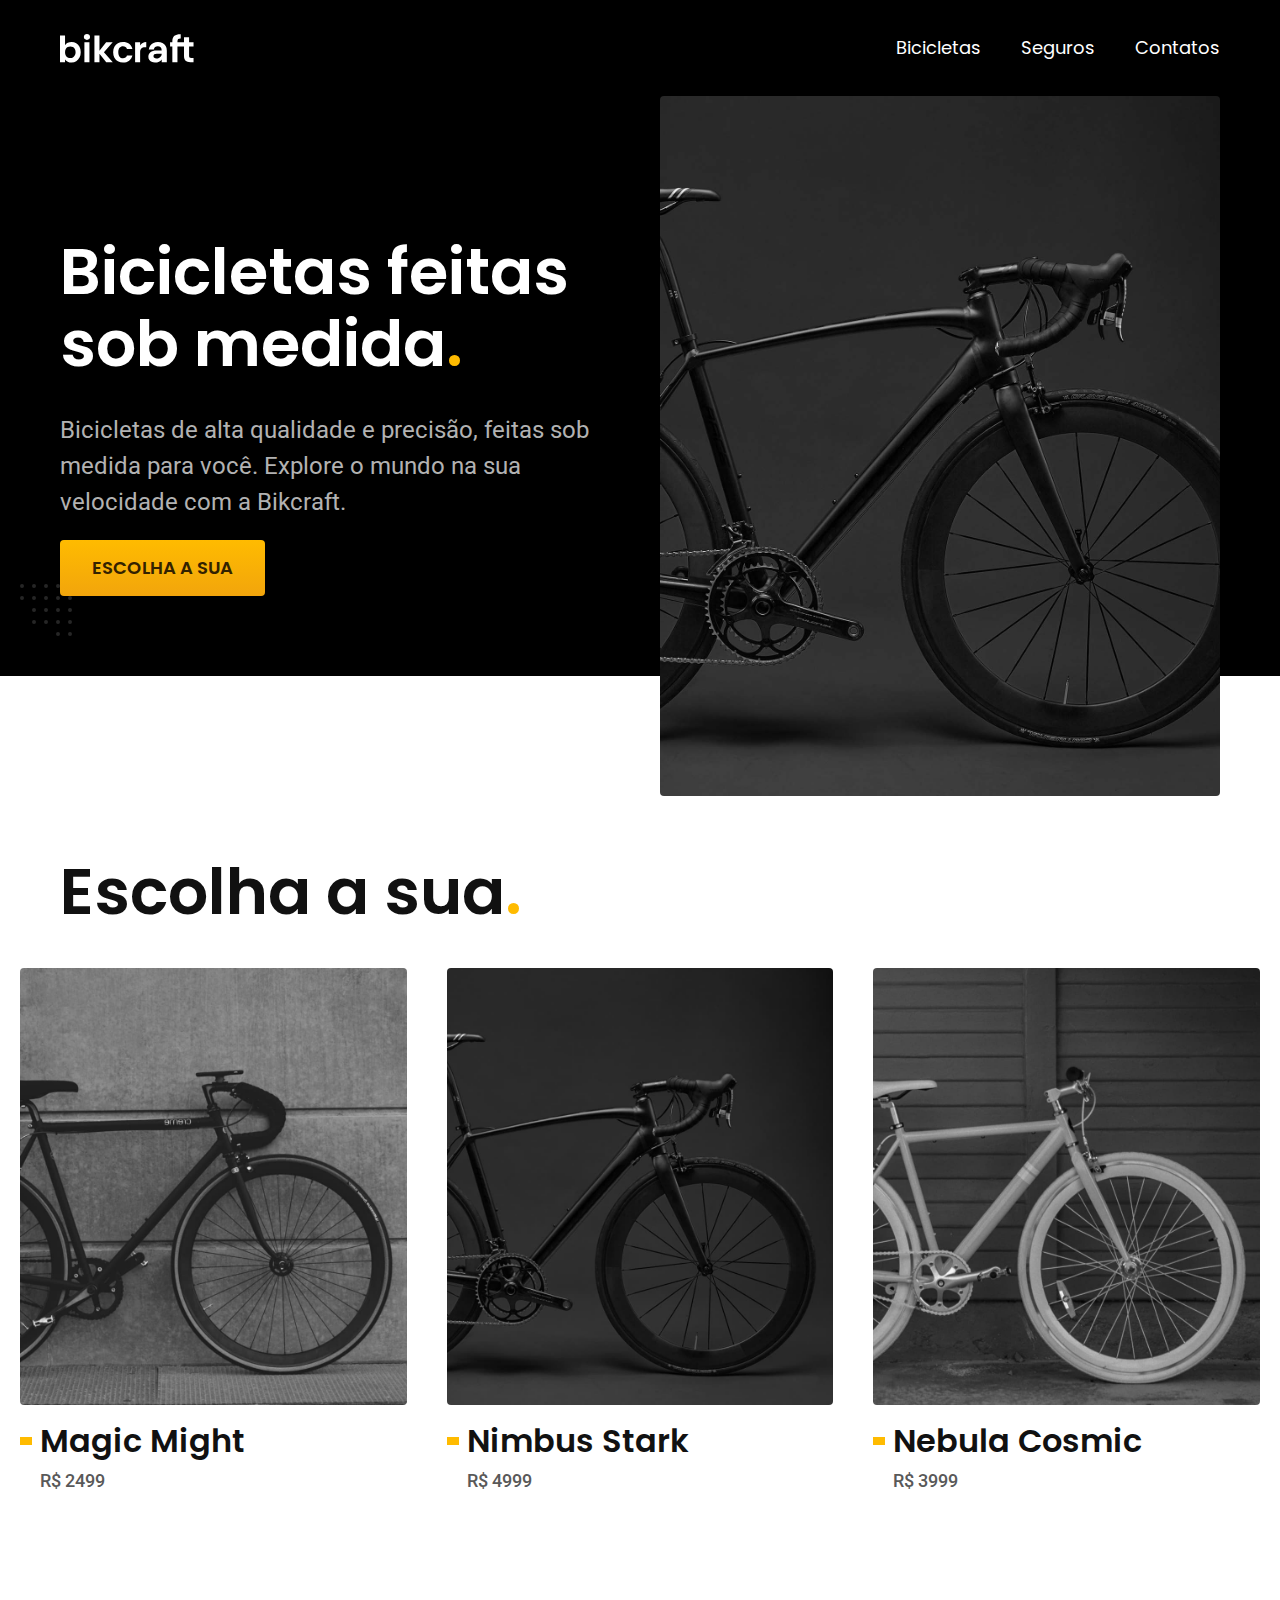
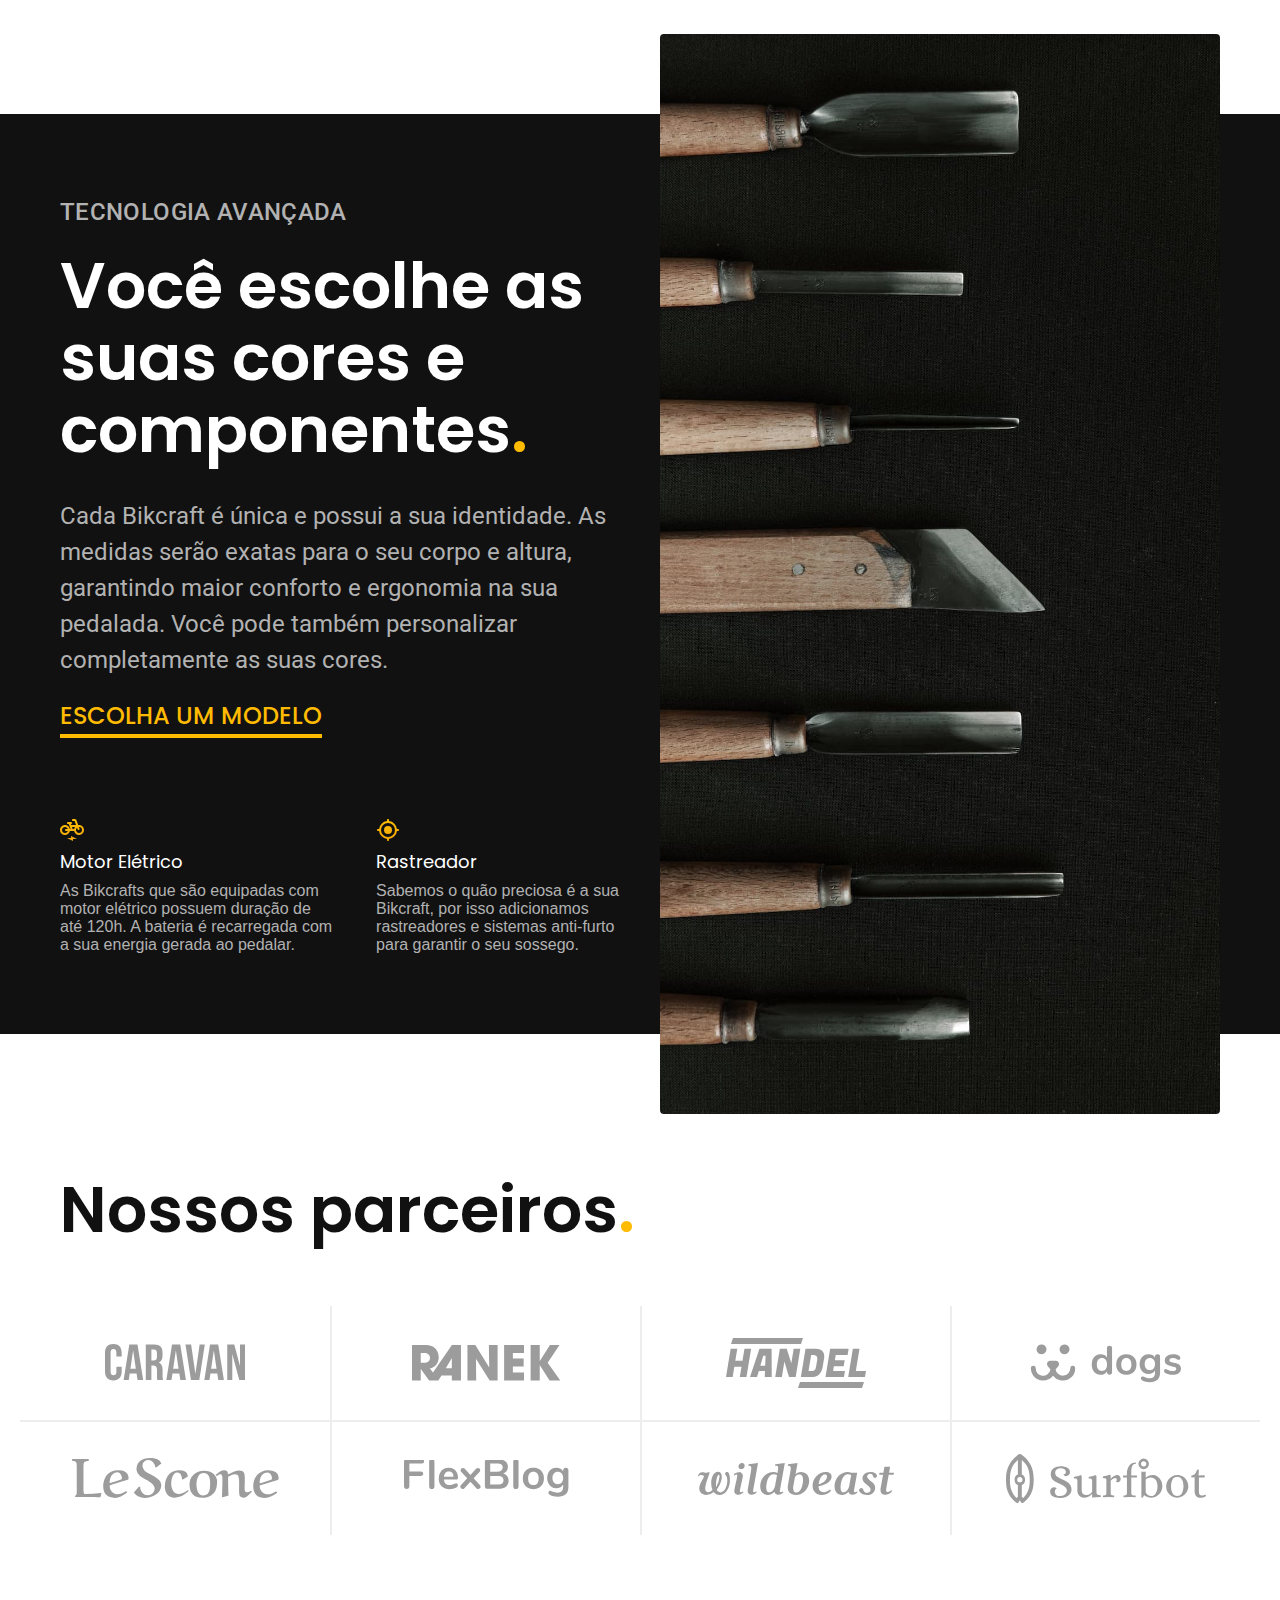
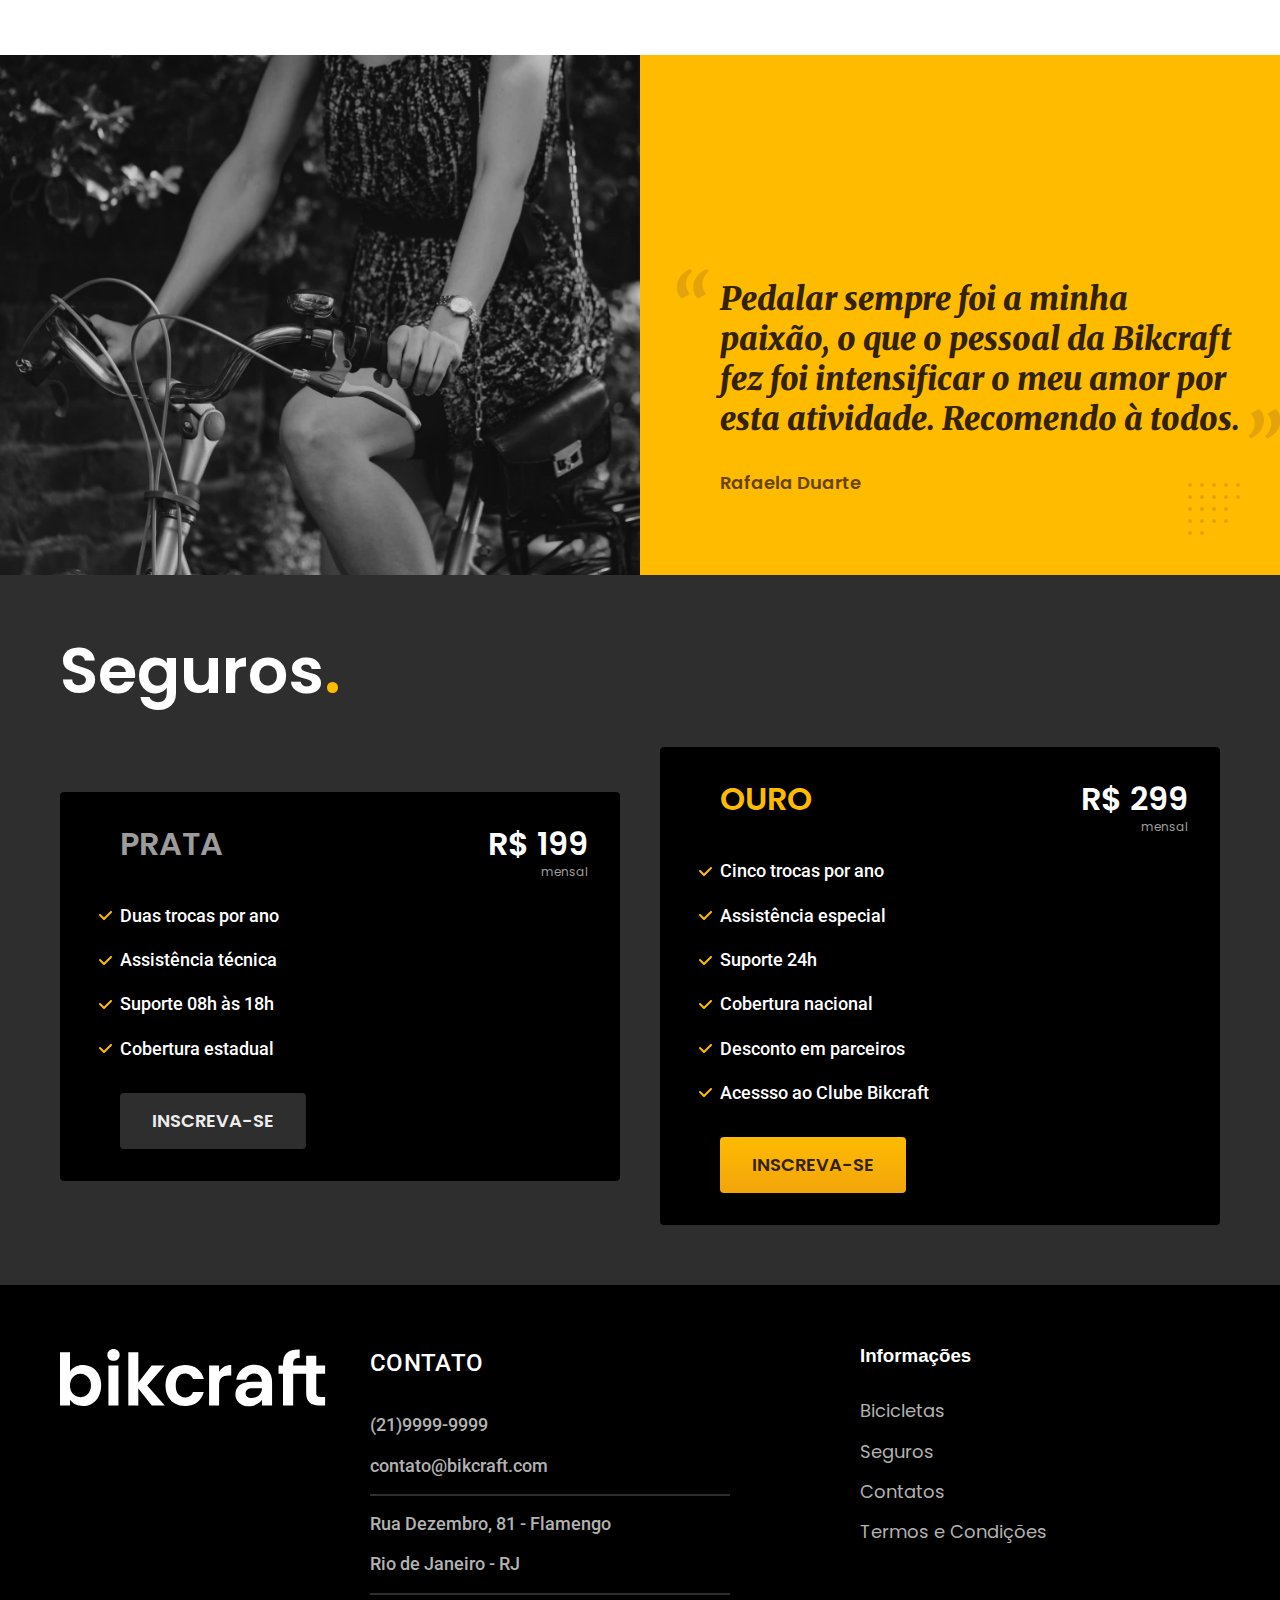
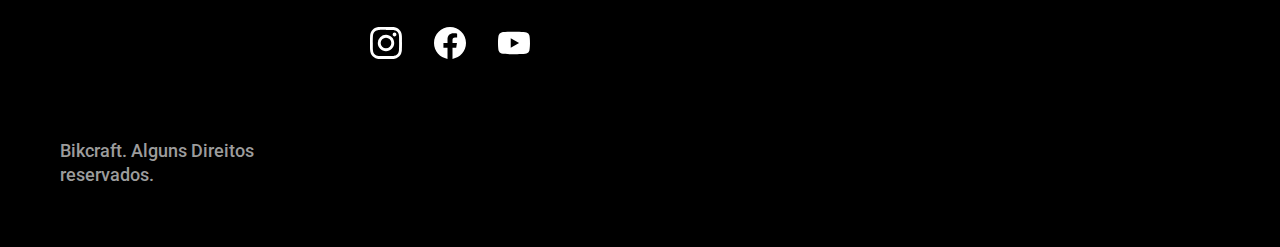
<file: index.html>
<!DOCTYPE html>
<html lang="pt-br">

<head>
  <meta charset="UTF-8">
  <meta name="viewport" content="width=device-width, initial-scale=1.0">

  <title>Bikcraft - Bicicletas Elétricas</title>
  <meta name="description" content="Bicicletas elétricas de alta precisão e qualidade,  feitas sob medida para o cliente. Explore o mundo na sua velocidade com a Bikcraft.">

  <link rel="icon" href="./favicon.svg" type="image/svg+xml">
  <link rel="preload" href="./css/style.min.css" as="style">
  <link rel="stylesheet" href="./css/style.min.css">

  <link rel="preconnect" href="https://fonts.googleapis.com">
  <link rel="preconnect" href="https://fonts.gstatic.com" crossorigin>
  <link href="https://fonts.googleapis.com/css2?family=Merriweather:ital,wght@1,900&family=Poppins:wght@400;600&family=Roboto:wght@400;500&display=swap" rel="stylesheet">

  <script>document.documentElement.classList.add('js');</script>
</head>

<body>
  <header class="header-bg">
    <div class="header container">
      <a href="./">
        <img src="./img/bikcraft.svg" width="136" height="32" alt="Bikcraft">
      </a>

      <nav aria-label="primaria">
        <ul class="header-menu font-1-m cor-0">
          <li><a href="./bicicletas.html">Bicicletas</a></li>
          <li><a href="./seguros.html">Seguros</a></li>
          <li><a href="./contatos.html">Contatos</a></li>
        </ul>
      </nav>
    </div>
  </header>

  <main class="introducao-bg">
    <div class="introducao container">
      <div class="introducao-conteudo">
        <h1 class="font-1-xxl cor-0 fadeInDown" data-anime="200">Bicicletas feitas sob medida<span>.</span></h1>
        <p class="font-2-l cor-5 fadeInDown" data-anime="400">Bicicletas de alta qualidade e precisão, feitas sob medida para você. Explore o mundo na sua velocidade com a Bikcraft.</p>
        <a class="botao fadeInDown" data-anime="600" href="./bicicletas.html">Escolha a sua</a>
      </div>
      <picture data-anime="800" class="fadeInDown">
        <source media="(max-width: 800px)" srcset="./img/bicicletas/nimbus.jpg">
        <img src="./img/fotos/introducao.jpg" width="1280" height="1600" alt="Bicicleta elétrica preta.">
      </picture>
    </div>
  </main>

  <article class="bicicletas-lista">
    <h2 class="container font-1-xxl">Escolha a sua<span class="cor-p1">.</span></h2>
    <ul>
      <li>
        <a href="./bicicletas/magic.html">
          <img src="./img/bicicletas/magic-home.jpg" width="920" height="1040" alt="Bicicleta preta">
          <h3 class="font-1-xl">Magic Might</h3>
          <span class="font-2-m cor-8">R$ 2499</span>
        </a>
      </li>
      <li>
        <a href="./bicicletas/nimbus.html">
          <img src="./img/bicicletas/nimbus-home.jpg" width="920" height="1040" alt="Bicicleta preta">
          <h3 class="font-1-xl">Nimbus Stark</h3>
          <span class="font-2-m cor-8">R$ 4999</span>
        </a>
      </li>
      <li>
        <a href="./bicicletas/nebula.html">
          <img src="./img/bicicletas/nebula-home.jpg" width="920" height="1040" alt="Bicicleta preta">
          <h3 class="font-1-xl">Nebula Cosmic</h3>
          <span class="font-2-m cor-8">R$ 3999</span>
        </a>
      </li>
    </ul>
  </article>

  <article class="tecnologia-bg">
    <div class="tecnologia container">
      <div class="tecnologia-conteudo">
        <span class="font-2-l-b cor-5">Tecnologia Avançada</span>
        <h2 class="font-1-xxl cor-0">Você escolhe as suas cores e componentes<span class="cor-p1">.</span></h2>
        <p class="font-2-l cor-5">Cada Bikcraft é única e possui a sua identidade. As medidas serão exatas para o seu corpo e altura, garantindo maior conforto e ergonomia na sua pedalada. Você pode também personalizar completamente as suas cores.</p>
        <a class="link" href="./bicicletas.html">Escolha um modelo</a>
        <div class="tecnologia-vantagens">
          <div>
            <img src="./img/icones/eletrica.svg" width="24" height="24" alt="">
            <h3 class="font-1-m cor-0">Motor Elétrico</h3>
            <p class="font-s-s cor-5">As Bikcrafts que são equipadas com motor elétrico possuem duração de até 120h. A bateria é recarregada com a sua energia gerada ao pedalar.</p>
          </div>
          <div>
            <img src="./img/icones/rastreador.svg" width="24" height="24" alt="">
            <h3 class="font-1-m cor-0">Rastreador</h3>
            <p class="font-s-s cor-5">Sabemos o quão preciosa é a sua Bikcraft, por isso adicionamos rastreadores e sistemas anti-furto para garantir o seu sossego.</p>
          </div>
        </div>
      </div>

      <div class="tecnologia-imagem">
        <img src="./img/fotos/tecnologia.jpg" width="1200" height="1920" alt="">
      </div>
    </div>
  </article>

  <section class="parceiros" aria-label="Nossos Parceiros">
    <h2 class="container font-1-xxl">Nossos parceiros<span class="cor-p1">.</span></h2>

    <ul>
      <li><img src="./img/parceiros/caravan.svg" width="140" height="38" alt="caravan"></li>
      <li><img src="./img/parceiros/ranek.svg" width="149" height="36" alt="ranek"></li>
      <li><img src="./img/parceiros/handel.svg" width="140" height="50" alt="handel"></li>
      <li><img src="./img/parceiros/dogs.svg" width="152" height="39" alt="dogs"></li>
      <li><img src="./img/parceiros/lescone.svg" width="208" height="41" alt="lescone"></li>
      <li><img src="./img/parceiros/flexblog.svg" width="165" height="38" alt="flexblog"></li>
      <li><img src="./img/parceiros/wildbeast.svg" width="196" height="34" alt="wildbeast"></li>
      <li><img src="./img/parceiros/surfbot.svg" width="200" height="49" alt="surfbot"></li>
    </ul>
  </section>

  <section class="depoimento" aria-label="Depoimento">
    <div>
      <img src="./img/fotos/depoimento.jpg" width="1560" height="1360" alt="Pessoa pedalando uma bicicleta Bikcraft">
    </div>
    <div class="depoimento-conteudo">
      <blockquote class="font-1-xl cor-p5">
        <p>Pedalar sempre foi a minha paixão, o que o pessoal da Bikcraft fez foi intensificar o meu amor por esta atividade. Recomendo à todos.</p>
      </blockquote>
      <span class="font-1-m-b cor-p4">Rafaela Duarte</span>
    </div>
  </section>

  <article class="seguros-bg">
    <div class="seguros container">
      <h2 class="font-1-xxl cor-0">Seguros<span class="cor-p1">.</span></h2>
      <div class="seguros-item">
        <h3 class="font-1-xl cor-6">PRATA</h3>
        <span class="font-1-xl cor-0">R$ 199 <span class="font-1-xs cor-6">mensal</span></span>

        <ul class="font-2-m cor-0">
          <li>Duas trocas por ano</li>
          <li>Assistência técnica</li>
          <li>Suporte 08h às 18h</li>
          <li>Cobertura estadual</li>
        </ul>
        <a class="botao secundario" href="./orcamento.html">Inscreva-se</a>
      </div>

      <div class="seguros-item">
        <h3 class="font-1-xl cor-p1">OURO</h3>
        <span class="font-1-xl cor-0">R$ 299 <span class="font-1-xs cor-6">mensal</span></span>

        <ul class="font-2-m cor-0">
          <li>Cinco trocas por ano</li>
          <li>Assistência especial</li>
          <li>Suporte 24h</li>
          <li>Cobertura nacional</li>
          <li>Desconto em parceiros</li>
          <li>Acessso ao Clube Bikcraft</li>
        </ul>
        <a class="botao" href="./orcamento.html">Inscreva-se</a>
      </div>
    </div>
  </article>

  <footer class="footer-bg">
    <div class="footer container">
      <img src="./img/bikcraft.svg" width="213600" height="32" alt="Bikcraft">
      <div class="footer-contato">
        <h3 class="font-2-l-b cor-0">Contato</h3>
        <ul class="font-2-m cor-5">
          <li><a href="tel:+552199999999">(21)9999-9999</a></li>
          <li><a href="mailto:contato@bikcraft.com">contato@bikcraft.com</a></li>
          <li>Rua Dezembro, 81 - Flamengo</li>
          <li>Rio de Janeiro - RJ</li>
        </ul>
        <div class="footer-redes">
          <a href="./">
            <img src="./img/redes/instagram.svg" width="32" height="32" alt="Instagram">
          </a>
          <a href="./">
            <img src="./img/redes/facebook.svg" width="32" height="32" alt="Facebook">
          </a>
          <a href="./">
            <img src="./img/redes/youtube.svg" width="32" height="32" alt="Youtube">
          </a>

        </div>
      </div>
      <div class="footer-informacoes">
        <h3 class="font-2-1-b cor-0">Informações</h3>
        <nav>
          <ul class="font-1-m cor-5">
            <li><a href="./bicicletas.html">Bicicletas</a></li>
            <li><a href="./seguros.html">Seguros</a></li>
            <li><a href="./contatos.html">Contatos</a></li>
            <li><a href="./termos.html">Termos e Condições</a></li>
          </ul>
        </nav>
      </div>
      <p class="footer-copy font-2-m cor-6">Bikcraft. Alguns Direitos reservados.</p>
    </div>
  </footer>

  <script src="./js/plugins/simple-anime.js"></script>
  <script src="./js/script.js"></script>
</body>

</html>
</file>
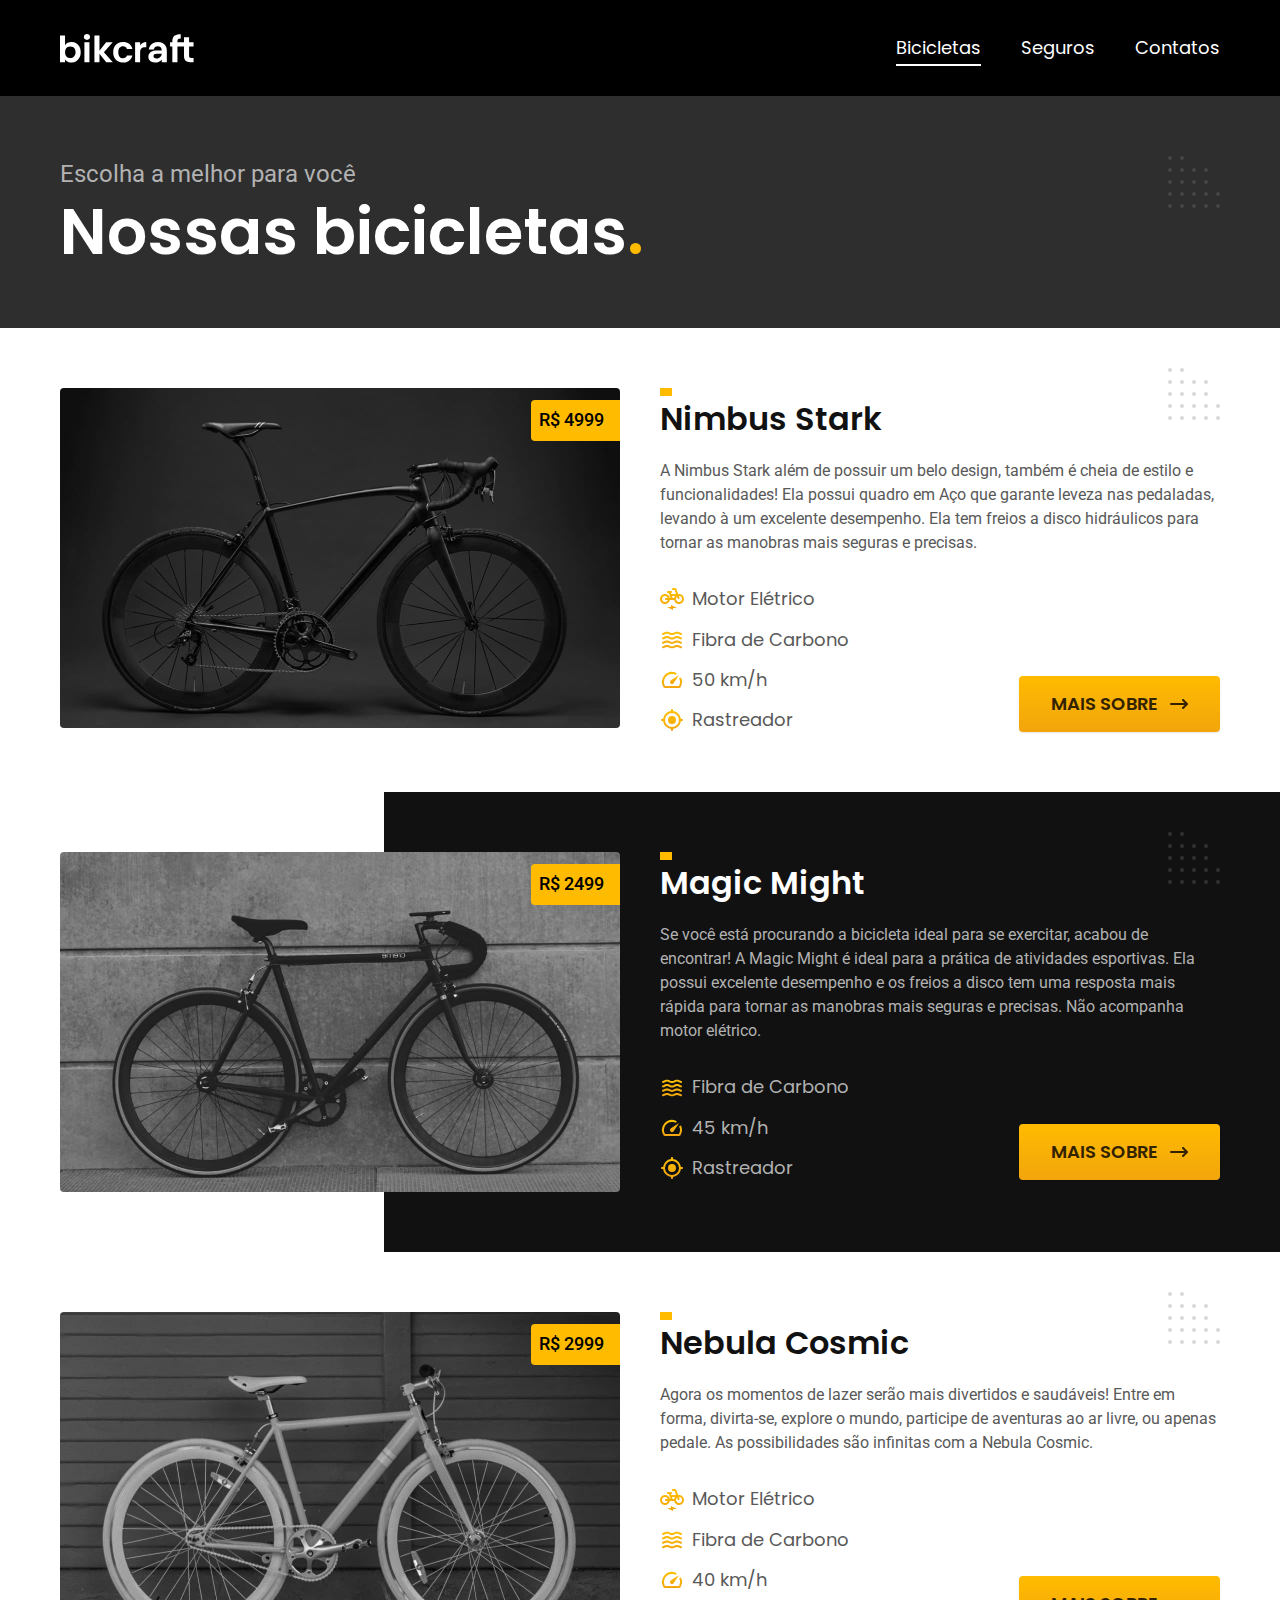
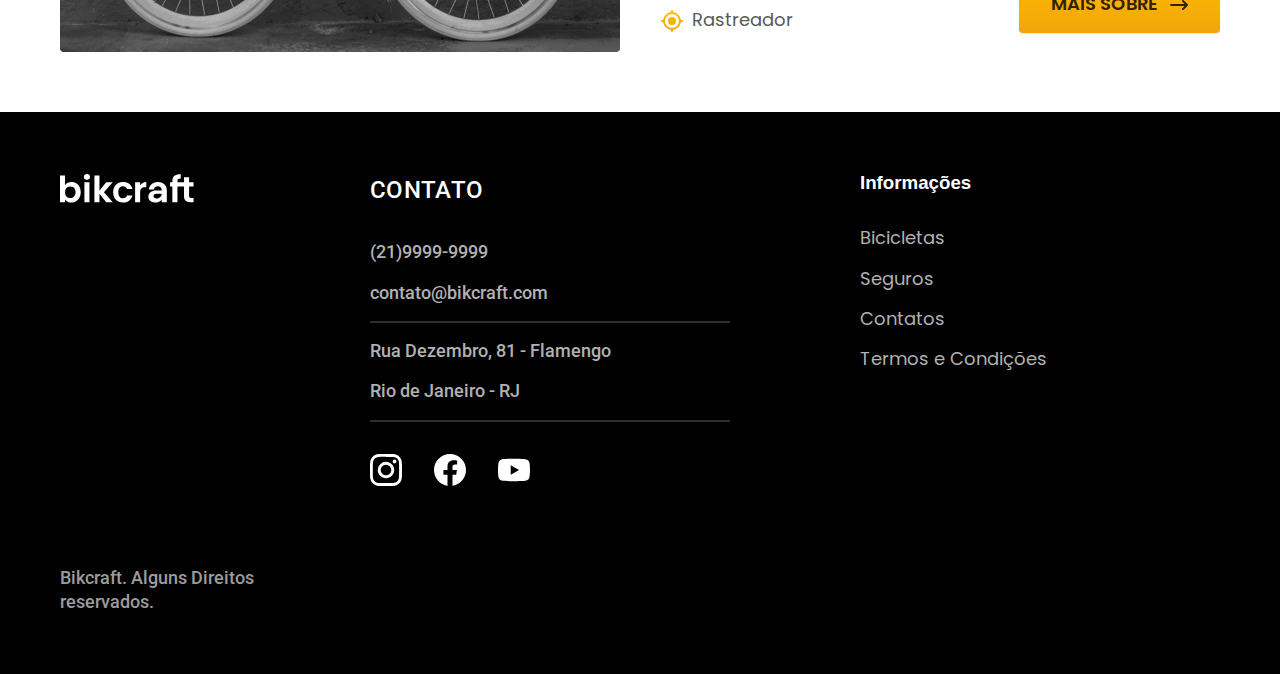
<file: bicicletas.html>
<!DOCTYPE html>
<html lang="pt-br">

<head>
  <meta charset="UTF-8">
  <meta name="viewport" content="width=device-width, initial-scale=1.0">

  <title>Bicicletas | Bikcraft</title>
  <meta name="description" content="Bicicletas.">

  <link rel="icon" href="./favicon.svg" type="image/svg+xml">
  <link rel="preload" href="./css/style.min.css" as="style">
  <link rel="stylesheet" href="./css/style.min.css">

  <link rel="preconnect" href="https://fonts.googleapis.com">
  <link rel="preconnect" href="https://fonts.gstatic.com" crossorigin>
  <link href="https://fonts.googleapis.com/css2?family=Merriweather:ital,wght@1,900&family=Poppins:wght@400;600&family=Roboto:wght@400;500&display=swap" rel="stylesheet">

  <script>document.documentElement.classList.add('js');</script>
</head>

<body id="bicicletas">
  <header class="header-bg">
    <div class="header container">
      <a href="./">
        <img src="./img/bikcraft.svg" alt="Bikcraft">
      </a>

      <nav aria-label="primaria">
        <ul class="header-menu font-1-m cor-0">
          <li><a href="./bicicletas.html">Bicicletas</a></li>
          <li><a href="./seguros.html">Seguros</a></li>
          <li><a href="./contatos.html">Contatos</a></li>
        </ul>
      </nav>
    </div>
  </header>

  <main>
    <div class="titulo-bg">
      <div class="titulo container">
        <p class="font-2-l cor-5">Escolha a melhor para você</p>
        <h1 class="font-1-xxl cor-0">Nossas bicicletas<span class="cor-p1">.</span></h1>
      </div>
    </div>

    <div class="bicicletas container">
      <div class="bicicletas-imagem">
        <img src="./img/bicicletas/nimbus.jpg" alt="Bicicleta preta.">
        <span class="font-2-m cor-0">R$ 4999</span>
      </div>
      <div class="bicicletas-conteudo">
        <h2 class="font-1-xl">Nimbus Stark</h2>
        <p class="font-2-s cor-8">A Nimbus Stark além de possuir um belo design, também é cheia de estilo e funcionalidades! Ela possui quadro em Aço que garante leveza nas pedaladas, levando à um excelente desempenho. Ela tem freios a disco hidráulicos para tornar as manobras mais seguras e precisas.</p>

        <ul class="font-1-m cor-8">
          <li>
            <img src="./img/icones/eletrica.svg" alt="">
            Motor Elétrico
          </li>
          <li>
            <img src="./img/icones/carbono.svg" alt="">
            Fibra de Carbono
          </li>
          <li>
            <img src="./img/icones/velocidade.svg" alt="">
            50 km/h
          </li>
          <li>
            <img src="./img/icones/rastreador.svg" alt="">
            Rastreador
          </li>
        </ul>
        <a class="botao seta" href="./bicicletas/nimbus.html">Mais Sobre</a>
      </div>
    </div>

    <div class="bicicletas-bg">
      <div class="bicicletas container">
        <div class="bicicletas-imagem">
          <img src="./img/bicicletas/magic.jpg" alt="Bicicleta preta magic.">
          <span class="font-2-m cor-0">R$ 2499</span>
        </div>
        <div class="bicicletas-conteudo">
          <h2 class="font-1-xl cor-0">Magic Might</h2>
          <p class="font-2-s cor-5">Se você está procurando a bicicleta ideal para se exercitar, acabou de encontrar! A Magic Might é ideal para a prática de atividades esportivas. Ela possui excelente desempenho e os freios a disco tem uma resposta mais rápida para tornar as manobras mais seguras e precisas. Não acompanha motor elétrico.</p>

          <ul class="font-1-m cor-5">
            <li>
              <img src="./img/icones/carbono.svg" alt="">
              Fibra de Carbono
            </li>
            <li>
              <img src="./img/icones/velocidade.svg" alt="">
              45 km/h
            </li>
            <li>
              <img src="./img/icones/rastreador.svg" alt="">
              Rastreador
            </li>
          </ul>
          <a class="botao seta" href="./bicicletas/magic.html">Mais Sobre</a>
        </div>
      </div>
    </div>

    <div class="bicicletas container">
      <div class="bicicletas-imagem">
        <img src="./img/bicicletas/nebula.jpg" alt="Bicicleta branca nebula.">
        <span class="font-2-m cor-0">R$ 2999</span>
      </div>
      <div class="bicicletas-conteudo">
        <h2 class="font-1-xl">Nebula Cosmic</h2>
        <p class="font-2-s cor-8">Agora os momentos de lazer serão mais divertidos e saudáveis! Entre em forma, divirta-se, explore o mundo, participe de aventuras ao ar livre, ou apenas pedale. As possibilidades são infinitas com a Nebula Cosmic.
        </p>

        <ul class="font-1-m cor-8">
          <li>
            <img src="./img/icones/eletrica.svg" alt="">
            Motor Elétrico
          </li>
          <li>
            <img src="./img/icones/carbono.svg" alt="">
            Fibra de Carbono
          </li>
          <li>
            <img src="./img/icones/velocidade.svg" alt="">
            40 km/h
          </li>
          <li>
            <img src="./img/icones/rastreador.svg" alt="">
            Rastreador
          </li>
        </ul>
        <a class="botao seta" href="./bicicletas/nebula.html">Mais Sobre</a>
      </div>
    </div>

  </main>

  <footer class="footer-bg">
    <div class="footer container">
      <img src="./img/bikcraft.svg" alt="Bikcraft">
      <div class="footer-contato">
        <h3 class="font-2-l-b cor-0">Contato</h3>
        <ul class="font-2-m cor-5">
          <li><a href="tel:+552199999999">(21)9999-9999</a></li>
          <li><a href="mailto:contato@bikcraft.com">contato@bikcraft.com</a></li>
          <li>Rua Dezembro, 81 - Flamengo</li>
          <li>Rio de Janeiro - RJ</li>
        </ul>
        <div class="footer-redes">
          <a href="./">
            <img src="./img/redes/instagram.svg" alt="Instagram">
          </a>
          <a href="./">
            <img src="./img/redes/facebook.svg" alt="Facebook">
          </a>
          <a href="./">
            <img src="./img/redes/youtube.svg" alt="Youtube">
          </a>

        </div>
      </div>
      <div class="footer-informacoes">
        <h3 class="font-2-1-b cor-0">Informações</h3>
        <nav>
          <ul class="font-1-m cor-5">
            <li><a href="./bicicletas.html">Bicicletas</a></li>
            <li><a href="./seguros.html">Seguros</a></li>
            <li><a href="./contatos.html">Contatos</a></li>
            <li><a href="./termos.html">Termos e Condições</a></li>
          </ul>
        </nav>
      </div>
      <p class="footer-copy font-2-m cor-6">Bikcraft. Alguns Direitos reservados.</p>
    </div>
  </footer>

  <script src="./js/script.js"></script>
</body>

</html>
</file>
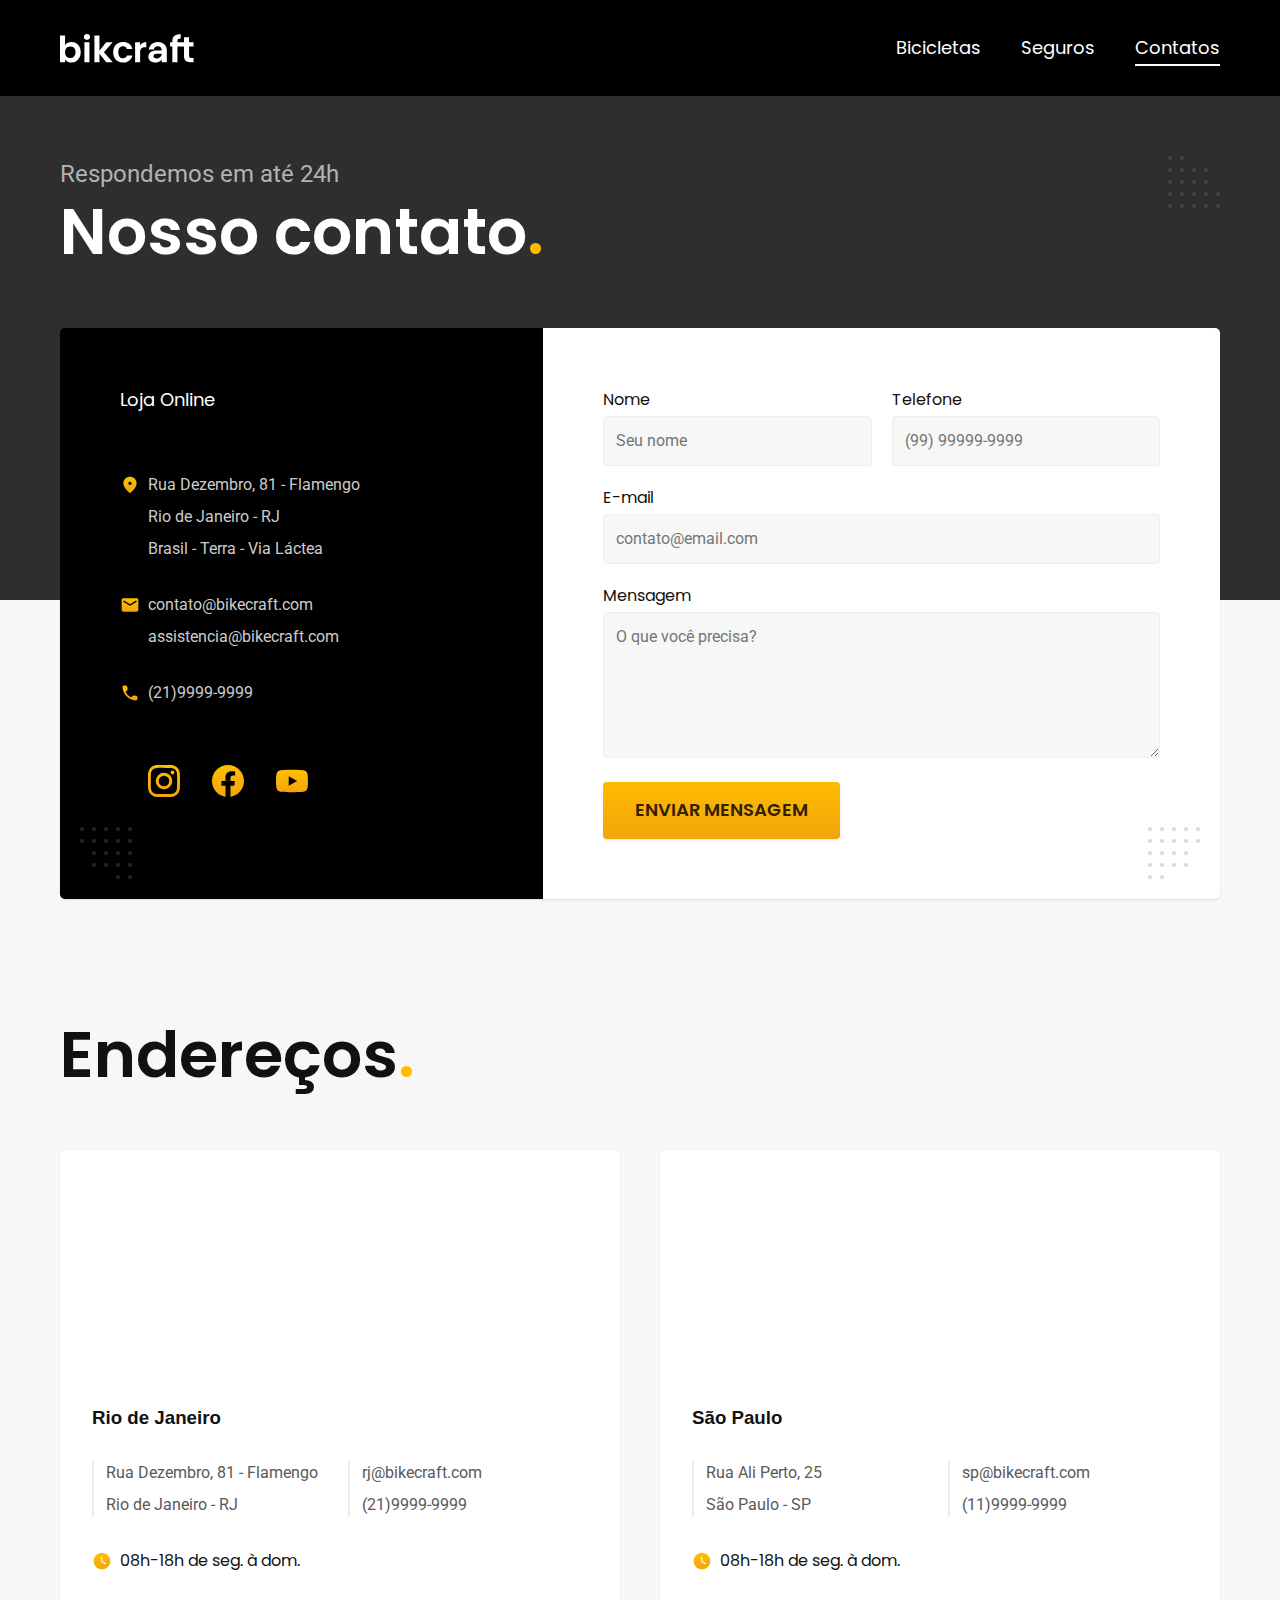
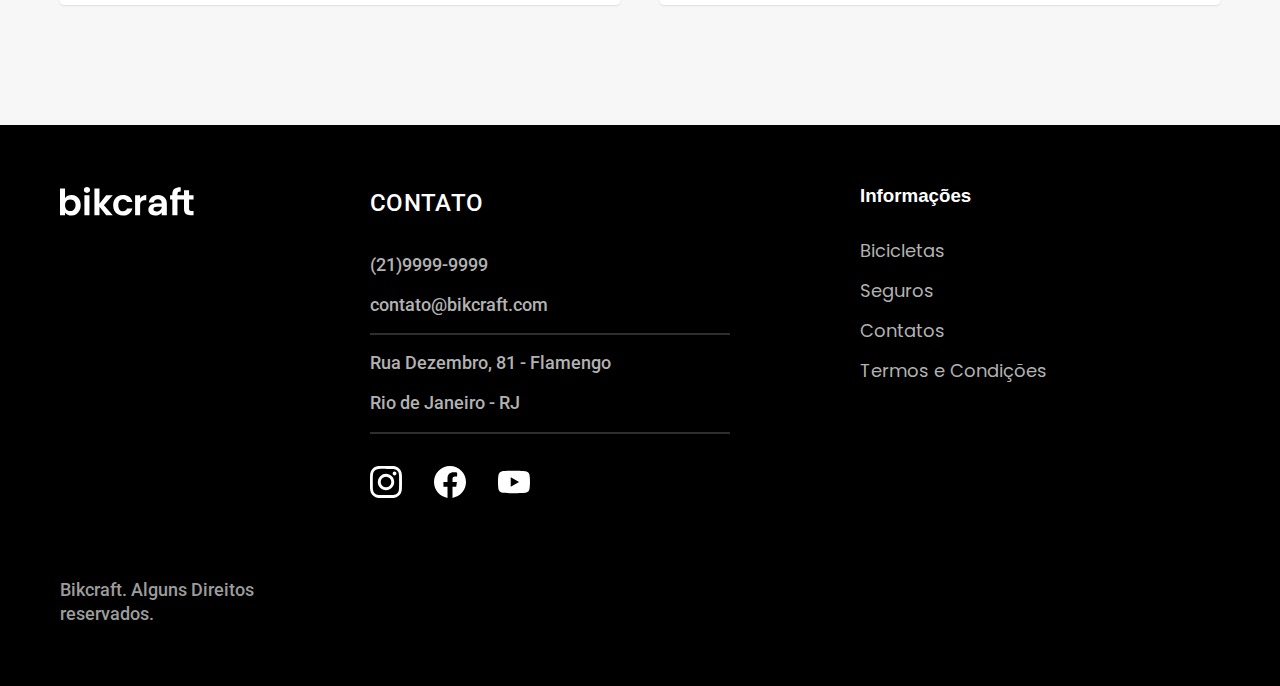
<file: contatos.html>
<!DOCTYPE html>
<html lang="pt-br">

<head>
  <meta charset="UTF-8">
  <meta name="viewport" content="width=device-width, initial-scale=1.0">

  <title>Contato | Bikcraft</title>
  <meta name="description" content="Termos e condições.">

  <link rel="icon" href="./favicon.svg" type="image/svg+xml">
  <link rel="preload" href="./css/style.min.css" as="style">
  <link rel="stylesheet" href="./css/style.min.css">

  <link rel="preconnect" href="https://fonts.googleapis.com">
  <link rel="preconnect" href="https://fonts.gstatic.com" crossorigin>
  <link href="https://fonts.googleapis.com/css2?family=Merriweather:ital,wght@1,900&family=Poppins:wght@400;600&family=Roboto:wght@400;500&display=swap" rel="stylesheet">

  <script>document.documentElement.classList.add('js');</script>
</head>

<body id="contato">
  <header class="header-bg">
    <div class="header container">
      <a href="./">
        <img src="./img/bikcraft.svg" alt="Bikcraft">
      </a>

      <nav aria-label="primaria">
        <ul class="header-menu font-1-m cor-0">
          <li><a href="./bicicletas.html">Bicicletas</a></li>
          <li><a href="./seguros.html">Seguros</a></li>
          <li><a href="./contatos.html">Contatos</a></li>
        </ul>
      </nav>
    </div>
  </header>

  <main>
    <div class="titulo-bg">
      <div class="titulo container">
        <p class="font-2-l cor-5">Respondemos em até 24h</p>
        <h1 class="font-1-xxl cor-0">Nosso contato<span class="cor-p1">.</span></h1>
      </div>
    </div>

    <div class="contato container">
      <section class="contato-dados" aria-label="Endereço">
        <h2 class="font-1-m cor-0">Loja Online</h2>
        <div class="contato-endereco font-2-s cor-4">
          <p>Rua Dezembro, 81 - Flamengo</p>
          <p>Rio de Janeiro - RJ</p>
          <p>Brasil - Terra - Via Láctea</p>
        </div>
        <address class="contato-meios font-2-s cor-4">
          <a href="mailto:contato@bikecraft.com">contato@bikecraft.com</a>
          <a href="mailto:assistencia@bikecraft.com">assistencia@bikecraft.com</a>
          <a href="tel:+552199999999">(21)9999-9999</a>
        </address>
        <div class="contato-redes">
          <a href="./">
            <img src="./img/redes/instagram-p.svg" alt="Instagram">
          </a>
          <a href="./">
            <img src="./img/redes/facebook-p.svg" alt="Facebook">
          </a>
          <a href="./">
            <img src="./img/redes/youtube-p.svg" alt="Youtube">
          </a>
        </div>
      </section>
      <section class="contato-formulario" aria-label="Formulário">
        <form class="form" action="./contato.html">
          <div>
            <label for="nome">Nome</label>
            <input type="text" id="nome" name="nome" placeholder="Seu nome">
          </div>
          <div>
            <label for="telefone">Telefone</label>
            <input type="text" id="telefone" name="telefone" placeholder="(99) 99999-9999">
          </div>
          <div class="col-2">
            <label for="email">E-mail</label>
            <input type="text" id="email" name="email" placeholder="contato@email.com">
          </div>
          <div class="col-2">
            <label for="mensagem">Mensagem</label>
            <textarea rows="5" id="mensagem" name="mensagem" placeholder="O que você precisa?"></textarea>
          </div>
          <button class="botao col-2">Enviar Mensagem</button>
        </form>

      </section>
    </div>

  </main>

  <article class="lojas container">
    <h2 class="font-1-xxl">Endereços<span class="cor-p1">.</span></h2>
    <div class="lojas-item">
      <div class="mapa">
        <iframe src="https://www.google.com/maps/embed?pb=!1m18!1m12!1m3!1d7348.705117045843!2d-43.18187439596025!3d-22.93723951793231!2m3!1f0!2f0!3f0!3m2!1i1024!2i768!4f13.1!3m3!1m2!1s0x997f891fcea343%3A0xf1437ac5bf1d3d60!2sFlamengo!5e0!3m2!1spt-BR!2sbr!4v1680662186286!5m2!1spt-BR!2sbr" width="560" height="220" style="border:0;" allowfullscreen="" loading="lazy" referrerpolicy="no-referrer-when-downgrade"></iframe>
      </div>
      <div class="lojas-conteudo">
        <h3>Rio de Janeiro</h3>
        <div class="lojas-dados font-2-s cor-8">
          <p>Rua Dezembro, 81 - Flamengo</p>
          <p>Rio de Janeiro - RJ</p>
        </div>
        <div class="lojas-dados font-2-s cor-8">
          <a href="mailto:rj@bikecraft.com">rj@bikecraft.com</a>
          <a href="tel:+552199999999">(21)9999-9999</a>
        </div>
        <p class="lojas-tempo font-1-s"><img src="./img/icones/horario.svg" alt="">08h-18h de seg. à dom.</p>
      </div>
    </div>

    <div class="lojas-item">
      <div class="mapa">
        <iframe src="https://www.google.com/maps/embed?pb=!1m18!1m12!1m3!1d7315.195874210646!2d-46.633395861873815!3d-23.546959201388713!2m3!1f0!2f0!3f0!3m2!1i1024!2i768!4f13.1!3m3!1m2!1s0x94ce59001fe39869%3A0xbcecc2929cbf9cf4!2sParque%20Dom%20Pedro%20II!5e0!3m2!1spt-BR!2sbr!4v1680661842896!5m2!1spt-BR!2sbr" width="560" height="220" style="border:0;" allowfullscreen="" loading="lazy" referrerpolicy="no-referrer-when-downgrade"></iframe>
      </div>
      <div class="lojas-conteudo">
        <h3>São Paulo</h3>
        <div class="lojas-dados font-2-s cor-8">
          <p>Rua Ali Perto, 25</p>
          <p>São Paulo - SP</p>
        </div>
        <div class="lojas-dados font-2-s cor-8">
          <a href="mailto:sp@bikecraft.com">sp@bikecraft.com</a>
          <a href="tel:+551199999999">(11)9999-9999</a>
        </div>
        <p class="lojas-tempo font-1-s"><img src="./img/icones/horario.svg" alt="">08h-18h de seg. à dom.</p>
      </div>
    </div>
  </article>

  <footer class="footer-bg">
    <div class="footer container">
      <img src="./img/bikcraft.svg" alt="Bikcraft">
      <div class="footer-contato">
        <h3 class="font-2-l-b cor-0">Contato</h3>
        <ul class="font-2-m cor-5">
          <li><a href="tel:+552199999999">(21)9999-9999</a></li>
          <li><a href="mailto:contato@bikcraft.com">contato@bikcraft.com</a></li>
          <li>Rua Dezembro, 81 - Flamengo</li>
          <li>Rio de Janeiro - RJ</li>
        </ul>
        <div class="footer-redes">
          <a href="./">
            <img src="./img/redes/instagram.svg" alt="Instagram">
          </a>
          <a href="./">
            <img src="./img/redes/facebook.svg" alt="Facebook">
          </a>
          <a href="./">
            <img src="./img/redes/youtube.svg" alt="Youtube">
          </a>

        </div>
      </div>
      <div class="footer-informacoes">
        <h3 class="font-2-1-b cor-0">Informações</h3>
        <nav>
          <ul class="font-1-m cor-5">
            <li><a href="./bicicletas.html">Bicicletas</a></li>
            <li><a href="./seguros.html">Seguros</a></li>
            <li><a href="./contatos.html">Contatos</a></li>
            <li><a href="./termos.html">Termos e Condições</a></li>
          </ul>
        </nav>
      </div>
      <p class="footer-copy font-2-m cor-6">Bikcraft. Alguns Direitos reservados.</p>
    </div>
  </footer>
  <script src="./js/script.js"></script>
</body>

</html>
</file>
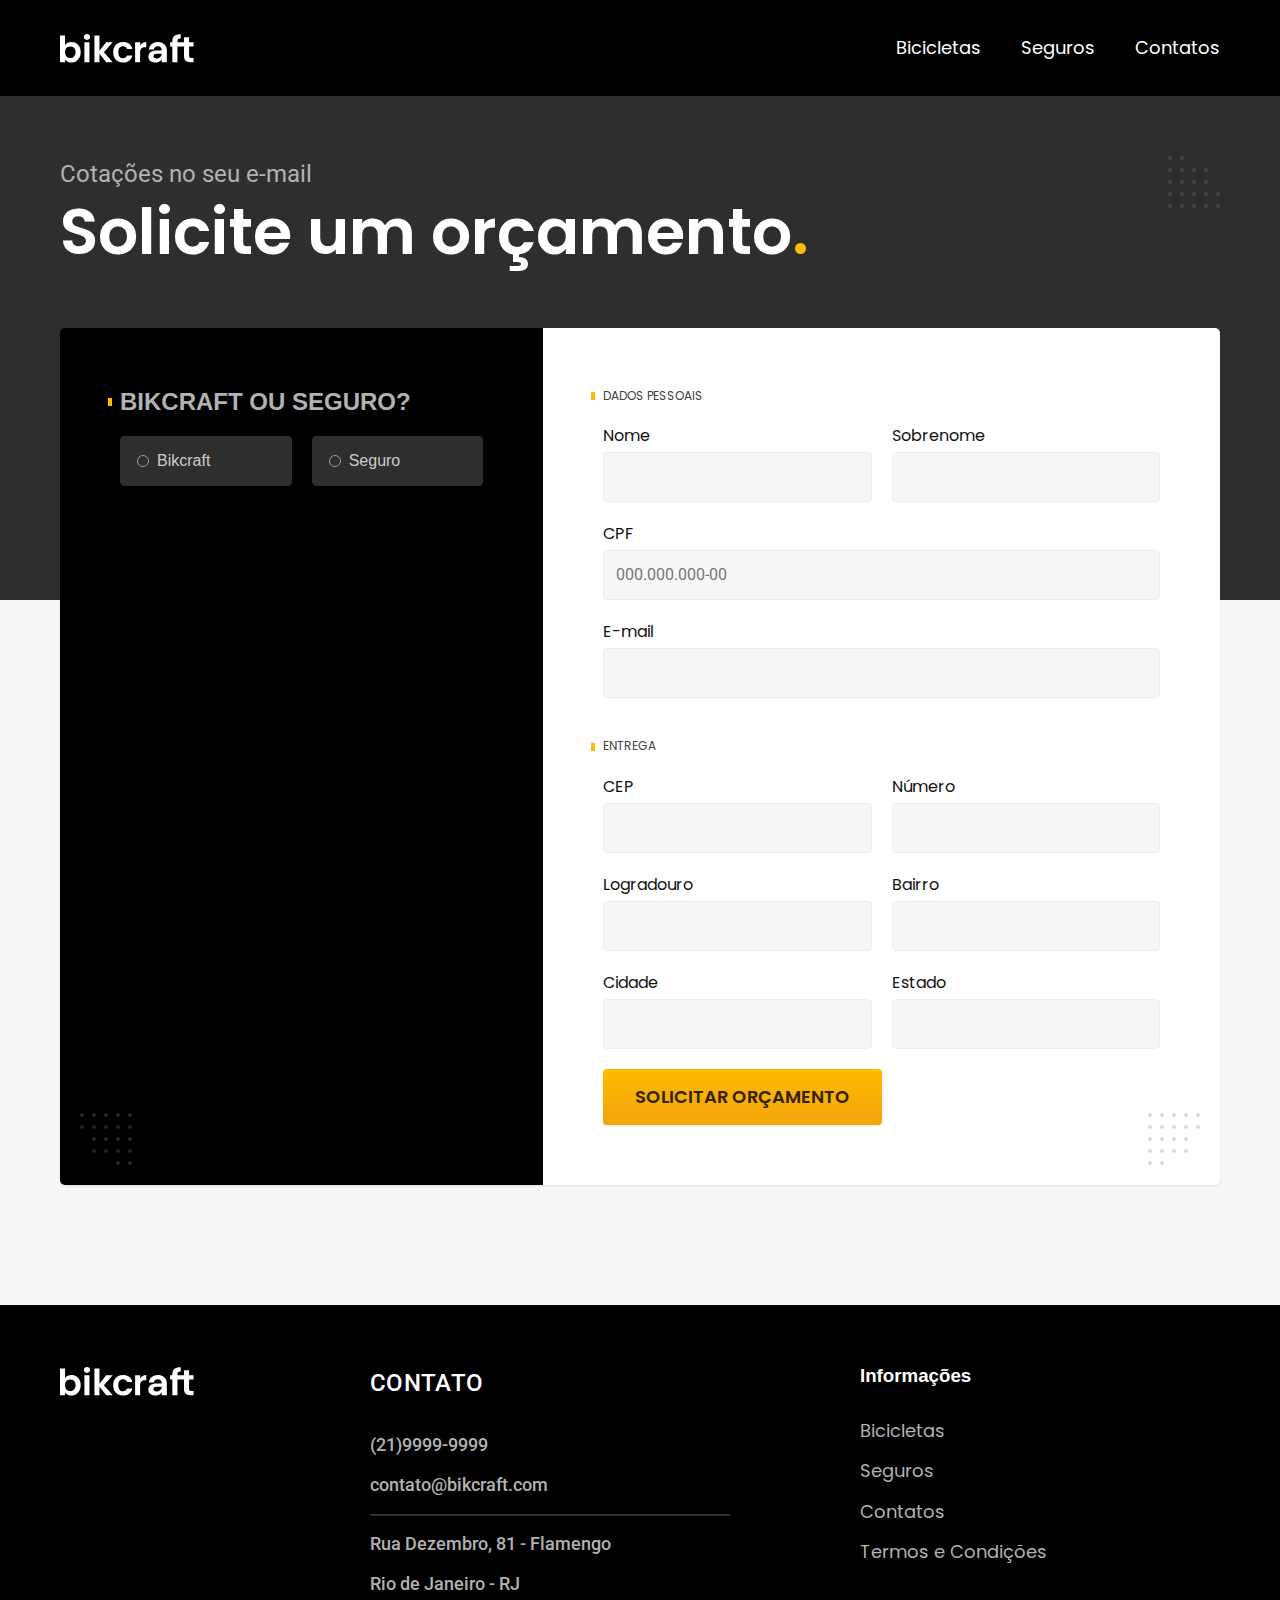
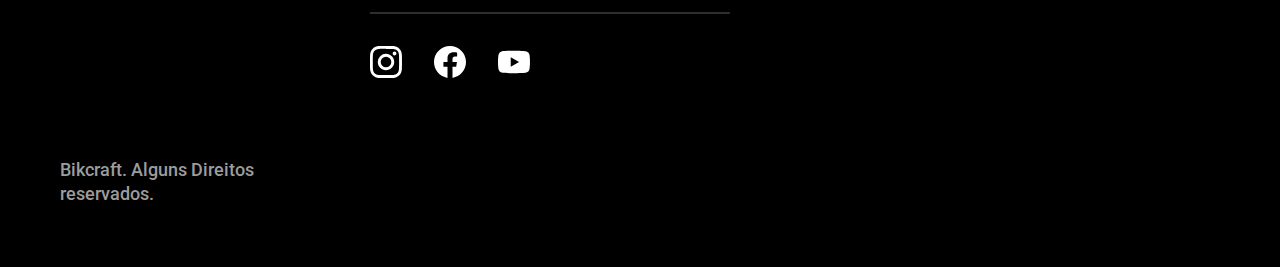
<file: orcamento.html>
<!DOCTYPE html>
<html lang="pt-br">

<head>
  <meta charset="UTF-8">
  <meta name="viewport" content="width=device-width, initial-scale=1.0">

  <title>Orçamento | Bikcraft</title>
  <meta name="description" content="Orçamentos.">

  <link rel="icon" href="./favicon.svg" type="image/svg+xml">
  <link rel="preload" href="./css/style.min.css" as="style">
  <link rel="stylesheet" href="./css/style.min.css">

  <link rel="preconnect" href="https://fonts.googleapis.com">
  <link rel="preconnect" href="https://fonts.gstatic.com" crossorigin>
  <link href="https://fonts.googleapis.com/css2?family=Merriweather:ital,wght@1,900&family=Poppins:wght@400;600&family=Roboto:wght@400;500&display=swap" rel="stylesheet">

  <script>document.documentElement.classList.add('js');</script>
</head>

<body id="orcamento">
  <header class="header-bg">
    <div class="header container">
      <a href="./">
        <img src="./img/bikcraft.svg" alt="Bikcraft">
      </a>

      <nav aria-label="primaria">
        <ul class="header-menu font-1-m cor-0">
          <li><a href="./bicicletas.html">Bicicletas</a></li>
          <li><a href="./seguros.html">Seguros</a></li>
          <li><a href="./contatos.html">Contatos</a></li>
        </ul>
      </nav>
    </div>
  </header>

  <main>
    <div class="titulo-bg">
      <div class="titulo container">
        <p class="font-2-l cor-5">Cotações no seu e-mail</p>
        <h1 class="font-1-xxl cor-0">Solicite um orçamento<span class="cor-p1">.</span></h1>
      </div>

    </div>

    <form class="orcamento container" action="./orcamento.html">
      <div class="orcamento-produto">
        <h2 class="font-1-sx cor-5">Bikcraft ou Seguro?</h2>

        <input type="radio" name="tipo" value="bikcraft" id="bikcraft">
        <label for="bikcraft">Bikcraft</label>

        <input type="radio" name="tipo" value="seguro" id="seguro">
        <label for="seguro">Seguro</label>

        <div class="orcamento-conteudo" id="orcamento-bikcraft">
          <h2 class="font-1-xs cor-5">Escolha a sua</h2>

          <input type="radio" name="produto" value="nimbus" id="nimbus">
          <label for="nimbus">Nimbus Stark <span>R$ 4999</span></label>
          <div class="orcamento-detalhes">
            <ul class="font-1-xs cor-8">
              <li><img src="./img/icones/eletrica.svg" alt="">Motor Elétrico</li>
              <li><img src="./img/icones/carbono.svg" alt="">Fibra de Carbono</li>
              <li><img src="./img/icones/velocidade.svg" alt="">50 km/h</li>
              <li><img src="./img/icones/rastreador.svg" alt="">Rastreador</li>
            </ul>
            <img src="./img/bicicletas/nimbus.jpg" alt="Bicicleta preta">
          </div>

          <input type="radio" name="produto" value="magic" id="magic">
          <label for="magic">Magic Might <span>R$ 2499</span></label>
          <div class="orcamento-detalhes">
            <ul class="font-1-xs cor-8">
              <li><img src="./img/icones/eletrica.svg" alt="">Motor Elétrico</li>
              <li><img src="./img/icones/carbono.svg" alt="">Fibra de Carbono</li>
              <li><img src="./img/icones/velocidade.svg" alt="">45 km/h</li>
              <li><img src="./img/icones/rastreador.svg" alt="">Rastreador</li>
            </ul>
            <img src="./img/bicicletas/magic.jpg" alt="Bicicleta preta">
          </div>

          <input type="radio" name="produto" value="nebula" id="nebula">
          <label for="nebula">Nebula Cosmic <span>R$ 2999</span></label>
          <div class="orcamento-detalhes">
            <ul class="font-1-xs cor-8">
              <li><img src="./img/icones/eletrica.svg" alt="">Motor Elétrico</li>
              <li><img src="./img/icones/carbono.svg" alt="">Fibra de Carbono</li>
              <li><img src="./img/icones/velocidade.svg" alt="">40 km/h</li>
              <li><img src="./img/icones/rastreador.svg" alt="">Rastreador</li>
            </ul>
            <img src="./img/bicicletas/nebula.jpg" alt="Bicicleta branca">
          </div>
        </div>

        <div class="orcamento-conteudo" id="orcamento-seguro">
          <h2 class="font-1-xs cor-5">Escolha o plano</h2>

          <input type="radio" name="produto" value="prata" id="prata">
          <label for="prata">Prata <span>R$ 199</span></label>

          <input type="radio" name="produto" value="ouro" id="ouro">
          <label for="ouro">Ouro <span>R$ 299</span></label>
        </div>
      </div>

      <div class="orcamento-dados form">
        <h2 class="font-1-xs cor-9 col-2">Dados pessoais</h2>
        <div>
          <label for="nome">Nome</label>
          <input type="text" id="nome" name="nome"">
        </div>
        <div>
          <label for=" sobrenome">Sobrenome</label>
          <input type="text" id="sobrenome" name="sobrenome">
        </div>
        <div class="col-2">
          <label for="cpf">CPF</label>
          <input type="text" id="cpf" name="cpf" placeholder="000.000.000-00">
        </div>
        <div class="col-2">
          <label for="email">E-mail</label>
          <input type="email" id="email" name="email">
        </div>
        <h2 class="font-1-xs cor-9 col-2">Entrega</h2>
        <div>
          <label for="cep">CEP</label>
          <input type="text" id="cep" name="cep">
        </div>
        <div>
          <label for="numero">Número</label>
          <input type="text" id="numero" name="numero">
        </div>
        <div>
          <label for="logradouro">Logradouro</label>
          <input type="text" id="logradouro" name="logradouro">
        </div>
        <div>
          <label for="bairro">Bairro</label>
          <input type="text" id="bairro" name="bairro">
        </div>
        <div>
          <label for="cidade">Cidade</label>
          <input type="text" id="cidade" name="cidade">
        </div>
        <div>
          <label for="estado">Estado</label>
          <input type="text" id="estado" name="estado">
        </div>
        <button class="botao col-2">Solicitar Orçamento</button>
      </div>
    </form>
  </main>

  <footer class="footer-bg">
    <div class="footer container">
      <img src="./img/bikcraft.svg" alt="Bikcraft">
      <div class="footer-contato">
        <h3 class="font-2-l-b cor-0">Contato</h3>
        <ul class="font-2-m cor-5">
          <li><a href="tel:+552199999999">(21)9999-9999</a></li>
          <li><a href="mailto:contato@bikcraft.com">contato@bikcraft.com</a></li>
          <li>Rua Dezembro, 81 - Flamengo</li>
          <li>Rio de Janeiro - RJ</li>
        </ul>
        <div class="footer-redes">
          <a href="./">
            <img src="./img/redes/instagram.svg" alt="Instagram">
          </a>
          <a href="./">
            <img src="./img/redes/facebook.svg" alt="Facebook">
          </a>
          <a href="./">
            <img src="./img/redes/youtube.svg" alt="Youtube">
          </a>

        </div>
      </div>
      <div class="footer-informacoes">
        <h3 class="font-2-1-b cor-0">Informações</h3>
        <nav>
          <ul class="font-1-m cor-5">
            <li><a href="./bicicletas.html">Bicicletas</a></li>
            <li><a href="./seguros.html">Seguros</a></li>
            <li><a href="./contatos.html">Contatos</a></li>
            <li><a href="./termos.html">Termos e Condições</a></li>
          </ul>
        </nav>
      </div>
      <p class="footer-copy font-2-m cor-6">Bikcraft. Alguns Direitos reservados.</p>
    </div>
  </footer>
  <script src="./js/script.js"></script>
</body>

</html>
</file>
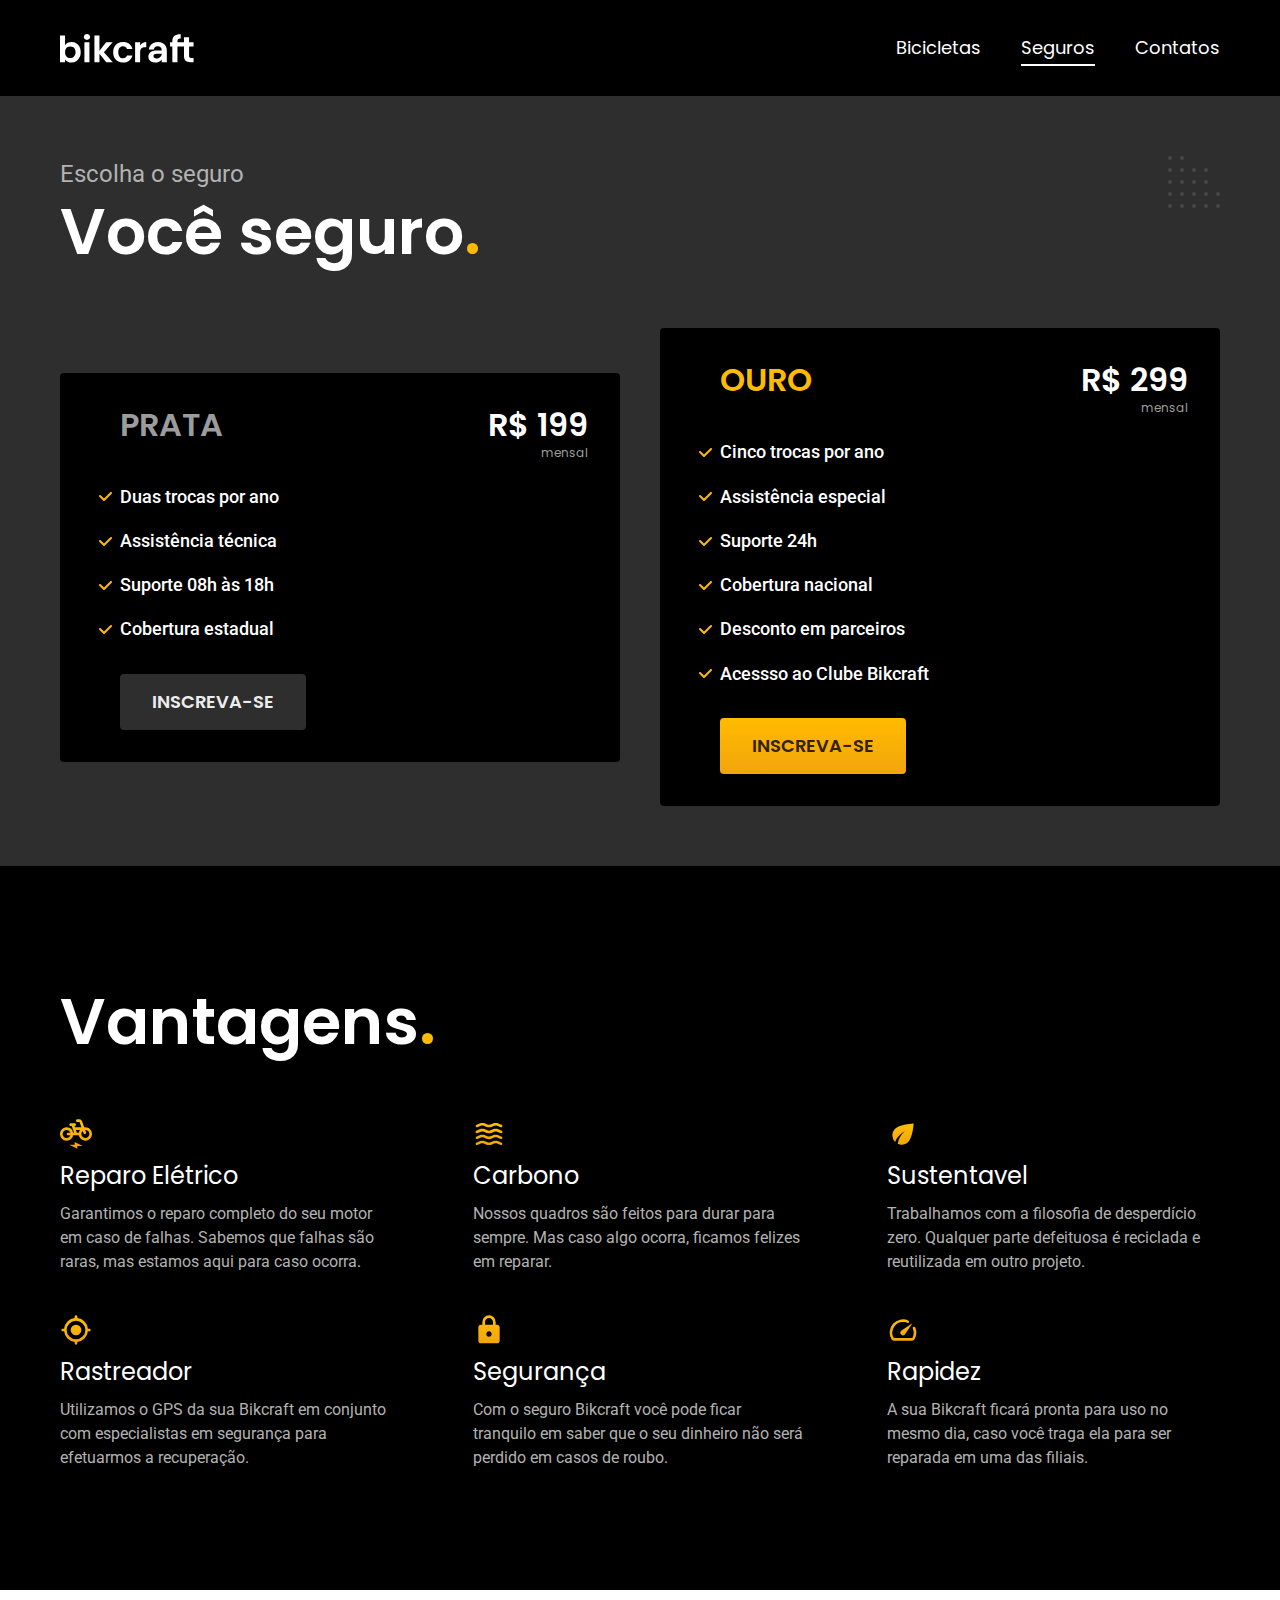
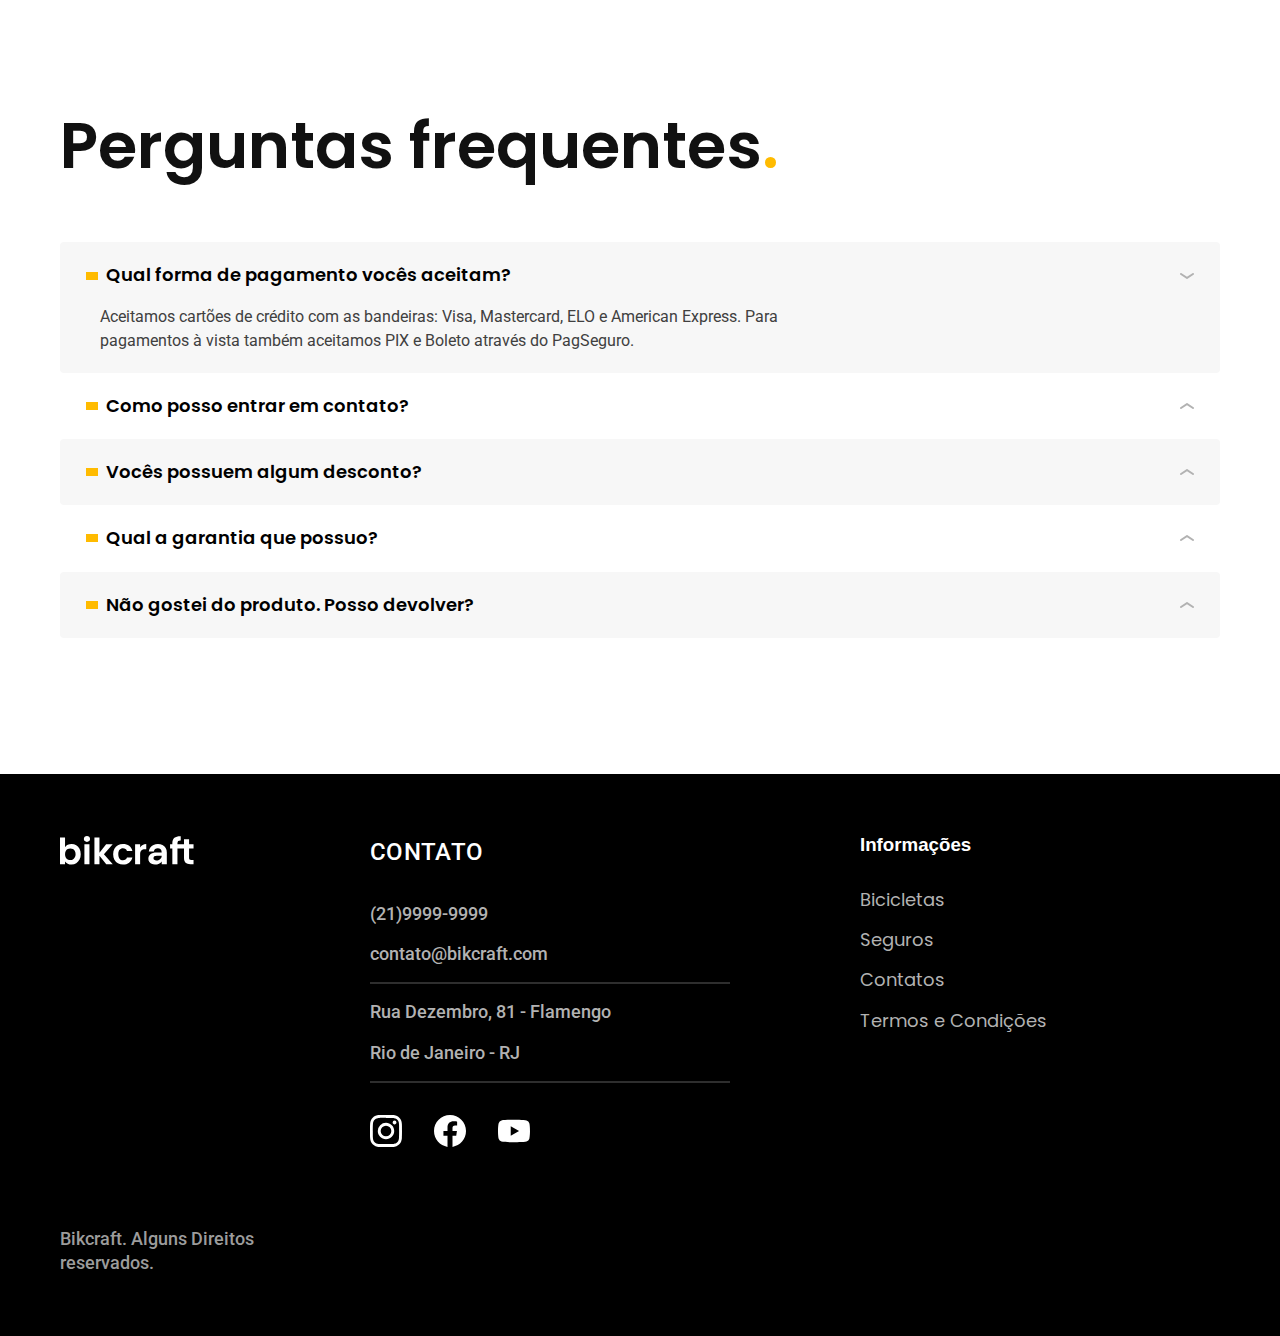
<file: seguros.html>
<!DOCTYPE html>
<html lang="pt-br">

<head>
  <meta charset="UTF-8">
  <meta name="viewport" content="width=device-width, initial-scale=1.0">

  <title>Seguros | Bikcraft</title>
  <meta name="description" content="Termos e condições.">

  <link rel="icon" href="./favicon.svg" type="image/svg+xml">
  <link rel="preload" href="./css/style.min.css" as="style">
  <link rel="stylesheet" href="./css/style.min.css">

  <link rel="preconnect" href="https://fonts.googleapis.com">
  <link rel="preconnect" href="https://fonts.gstatic.com" crossorigin>
  <link href="https://fonts.googleapis.com/css2?family=Merriweather:ital,wght@1,900&family=Poppins:wght@400;600&family=Roboto:wght@400;500&display=swap" rel="stylesheet">

  <script>document.documentElement.classList.add('js');</script>
</head>

<body id="seguros">
  <header class="header-bg">
    <div class="header container">
      <a href="./">
        <img src="./img/bikcraft.svg" alt="Bikcraft">
      </a>

      <nav aria-label="primaria">
        <ul class="header-menu font-1-m cor-0">
          <li><a href="./bicicletas.html">Bicicletas</a></li>
          <li><a href="./seguros.html">Seguros</a></li>
          <li><a href="./contatos.html">Contatos</a></li>
        </ul>
      </nav>
    </div>
  </header>

  <main class="seguros-bg">
    <div class="titulo-bg">
      <div class="titulo container">
        <p class="font-2-l cor-5">Escolha o seguro</p>
        <h1 class="font-1-xxl cor-0">Você seguro<span class="cor-p1">.</span></h1>
      </div>

    </div>

    <div class="seguros container fadeInLeft" data-anime="200">
      <div class="seguros-item">
        <h3 class="font-1-xl cor-6">PRATA</h3>
        <span class="font-1-xl cor-0">R$ 199 <span class="font-1-xs cor-6">mensal</span></span>

        <ul class="font-2-m cor-0">
          <li>Duas trocas por ano</li>
          <li>Assistência técnica</li>
          <li>Suporte 08h às 18h</li>
          <li>Cobertura estadual</li>
        </ul>
        <a class="botao secundario" href="./orcamento.html?tipo=seguro&produto=prata">Inscreva-se</a>
      </div>

      <div class="seguros-item fadeInRight" data-anime="200">
        <h3 class="font-1-xl cor-p1">OURO</h3>
        <span class="font-1-xl cor-0">R$ 299 <span class="font-1-xs cor-6">mensal</span></span>

        <ul class="font-2-m cor-0">
          <li>Cinco trocas por ano</li>
          <li>Assistência especial</li>
          <li>Suporte 24h</li>
          <li>Cobertura nacional</li>
          <li>Desconto em parceiros</li>
          <li>Acessso ao Clube Bikcraft</li>
        </ul>
        <a class="botao" href="./orcamento.html?tipo=seguro&produto=ouro">Inscreva-se</a>
      </div>
    </div>
  </main>

  <article class="vantagens-bg">
    <div class="vantagens container">
      <h2 class="font-1-xxl cor-0">Vantagens<span class="cor-p1">.</span></h2>
      <ul>
        <li>
          <img src="./img/icones/eletrica.svg" alt="">
          <h3 class="font-1-l cor-0">Reparo Elétrico</h3>
          <p class="font-2-s cor-5">Garantimos o reparo completo do seu motor em caso de falhas. Sabemos que falhas são raras, mas estamos aqui para caso ocorra.</p>
        </li>
        <li>
          <img src="./img/icones/carbono.svg" alt="">
          <h3 class="font-1-l cor-0">Carbono</h3>
          <p class="font-2-s cor-5">Nossos quadros são feitos para durar para sempre. Mas caso algo ocorra, ficamos felizes em reparar.</p>
        </li>
        <li>
          <img src="./img/icones/sustentavel.svg" alt="">
          <h3 class="font-1-l cor-0">Sustentavel</h3>
          <p class="font-2-s cor-5">Trabalhamos com a filosofia de desperdício zero. Qualquer parte defeituosa é reciclada e reutilizada em outro projeto.</p>
        <li>
          <img src="./img/icones/rastreador.svg" alt="">
          <h3 class="font-1-l cor-0">Rastreador</h3>
          <p class="font-2-s cor-5">Utilizamos o GPS da sua Bikcraft em conjunto com especialistas em segurança para efetuarmos a recuperação.</p>
        </li>
        <li>
          <img src="./img/icones/seguro.svg" alt="">
          <h3 class="font-1-l cor-0">Segurança</h3>
          <p class="font-2-s cor-5">Com o seguro Bikcraft você pode ficar tranquilo em saber que o seu dinheiro não será perdido em casos de roubo.</p>
        </li>
        <li>
          <img src="./img/icones/velocidade.svg" alt="">
          <h3 class="font-1-l cor-0">Rapidez</h3>
          <p class="font-2-s cor-5">A sua Bikcraft ficará pronta para uso no mesmo dia, caso você traga ela para ser reparada em uma das filiais.</p>
        </li>
        </li>
      </ul>
    </div>
  </article>

  <article class="perguntas container">
    <h2 class="font-1-xxl">Perguntas frequentes<span class="cor-p1">.</span></h2>

    <dl>
      <div>
        <dt><button class="font-1-m-b" aria-controls="pergunta1" aria-expanded="true">Qual forma de pagamento vocês aceitam?</button></dt>
        <dd id="pergunta1" class="font-2-s cor-9 ativa">Aceitamos cartões de crédito com as bandeiras: Visa, Mastercard, ELO e American Express. Para pagamentos à vista também aceitamos PIX e Boleto através do PagSeguro.</dd>
      </div>
      <div>
        <dt><button class="font-1-m-b" aria-controls="pergunta2" aria-expanded="false">Como posso entrar em contato?</button></dt>
        <dd id="pergunta2" class="font-2-s cor-9">Na aba de contatos do site, localizada no menu superior direito, é possível encontrar todos os nossos canais de contato.</dd>
      </div>
      <div>
        <dt><button class="font-1-m-b" aria-controls="pergunta3" aria-expanded="false">Vocês possuem algum desconto?</button></dt>
        <dd id="pergunta3" class="font-2-s cor-9">Eventualmente alguns produtos entram em promoção, ou liberamos cupons de desconto que podem ser encontrador na própria página inicial do site. Caso lá não haja nenhum, significa que não temos cupons de desconto no momento.</dd>
      </div>
      <div>
        <dt><button class="font-1-m-b" aria-controls="pergunta4" aria-expanded="false">Qual a garantia que possuo?</button></dt>
        <dd id="pergunta4" class="font-2-s cor-9">Todos os produtos Bikcraft possuem garantia de um ano para defeitos, que pode ser estentida no ato da compra.</dd>
      </div>
      <div>
        <dt><button class="font-1-m-b" aria-controls="pergunta5" aria-expanded="false">Não gostei do produto. Posso devolver?</button></dt>
        <dd id="pergunta5" class="font-2-s cor-9">Após comprar o produto, você terá um prazo de 7 dias para realizar troca/devolução por insatisfação.</dd>
      </div>
    </dl>
  </article>

  <footer class="footer-bg">
    <div class="footer container">
      <img src="./img/bikcraft.svg" alt="Bikcraft">
      <div class="footer-contato">
        <h3 class="font-2-l-b cor-0">Contato</h3>
        <ul class="font-2-m cor-5">
          <li><a href="tel:+552199999999">(21)9999-9999</a></li>
          <li><a href="mailto:contato@bikcraft.com">contato@bikcraft.com</a></li>
          <li>Rua Dezembro, 81 - Flamengo</li>
          <li>Rio de Janeiro - RJ</li>
        </ul>
        <div class="footer-redes">
          <a href="./">
            <img src="./img/redes/instagram.svg" alt="Instagram">
          </a>
          <a href="./">
            <img src="./img/redes/facebook.svg" alt="Facebook">
          </a>
          <a href="./">
            <img src="./img/redes/youtube.svg" alt="Youtube">
          </a>

        </div>
      </div>
      <div class="footer-informacoes">
        <h3 class="font-2-1-b cor-0">Informações</h3>
        <nav>
          <ul class="font-1-m cor-5">
            <li><a href="./bicicletas.html">Bicicletas</a></li>
            <li><a href="./seguros.html">Seguros</a></li>
            <li><a href="./contatos.html">Contatos</a></li>
            <li><a href="./termos.html">Termos e Condições</a></li>
          </ul>
        </nav>
      </div>
      <p class="footer-copy font-2-m cor-6">Bikcraft. Alguns Direitos reservados.</p>
    </div>
  </footer>

  <script src="./js/plugins/simple-anime.js"></script>
  <script src="./js/script.js"></script>
</body>

</html>
</file>
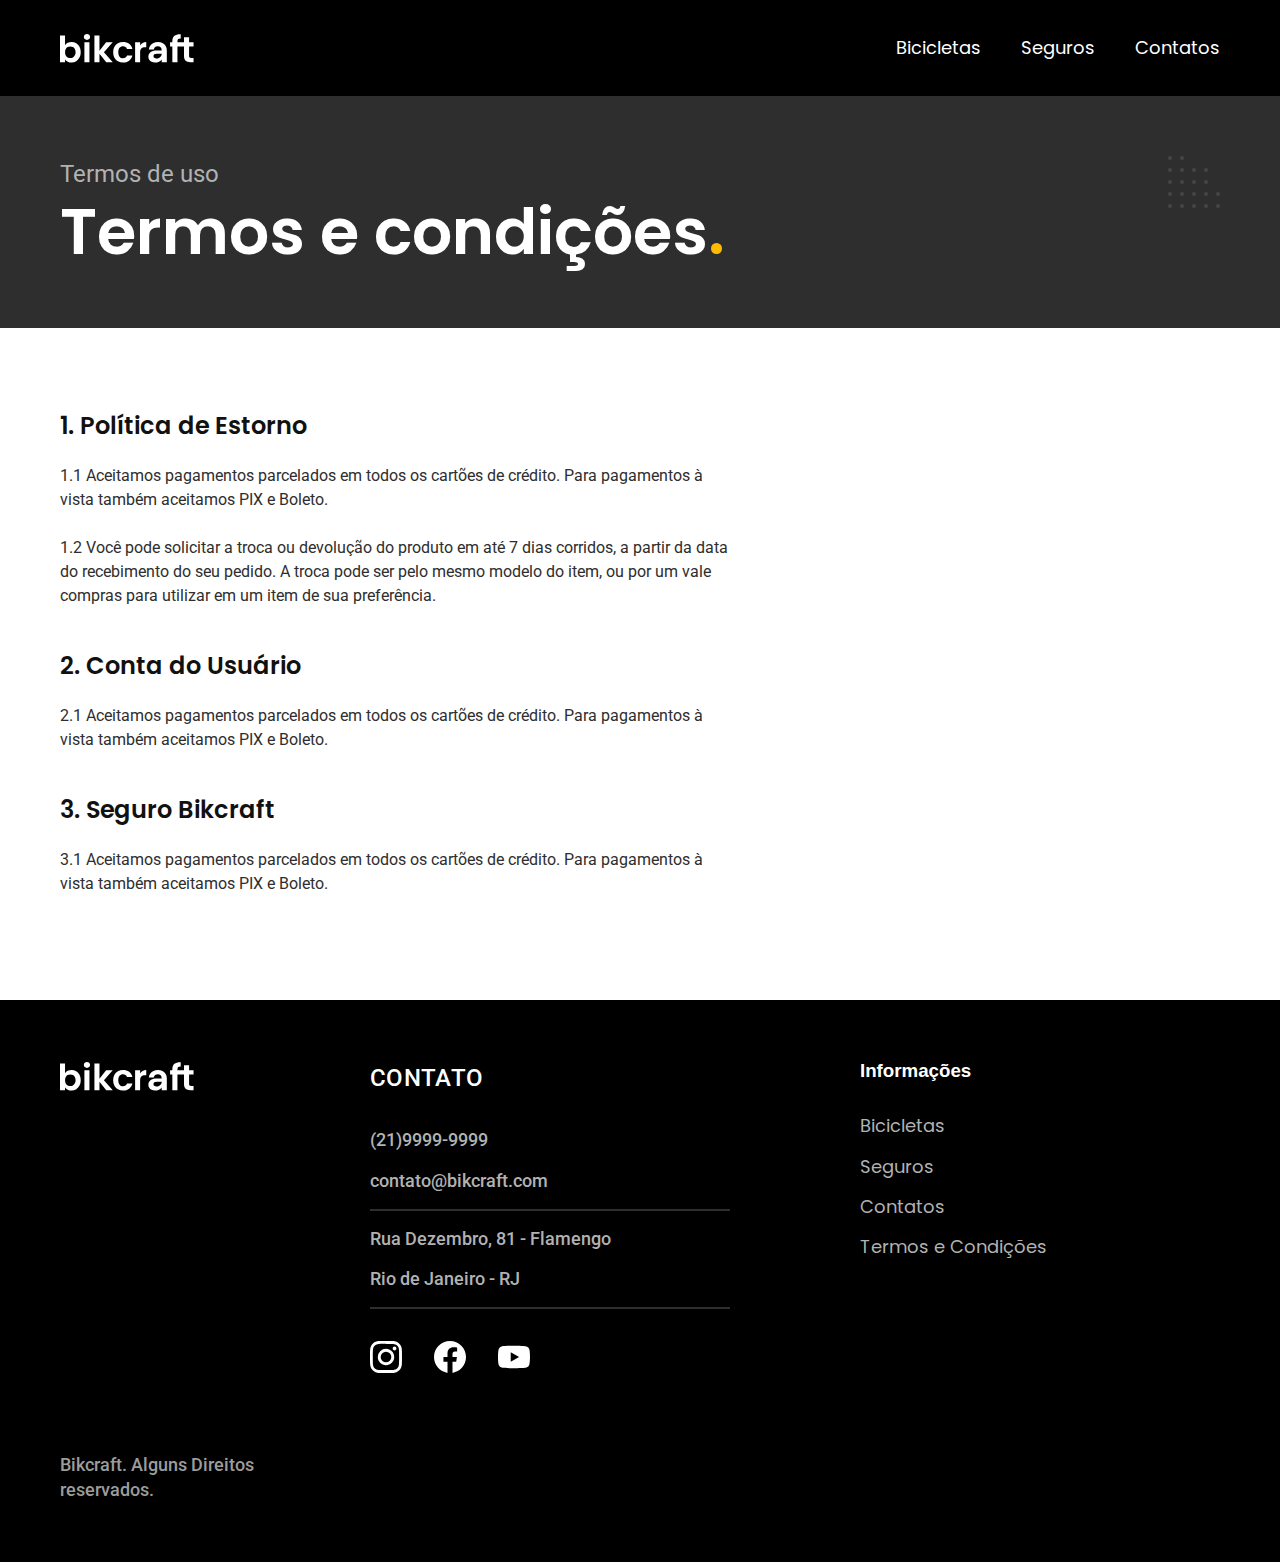
<file: termos.html>
<!DOCTYPE html>
<html lang="pt-br">

<head>
  <meta charset="UTF-8">
  <meta name="viewport" content="width=device-width, initial-scale=1.0">

  <title>Termos e Condições | Bikcraft</title>
  <meta name="description" content="Termos e condições.">

  <link rel="icon" href="./favicon.svg" type="image/svg+xml">
  <link rel="preload" href="./css/style.min.css" as="style">
  <link rel="stylesheet" href="./css/style.min.css">

  <link rel="preconnect" href="https://fonts.googleapis.com">
  <link rel="preconnect" href="https://fonts.gstatic.com" crossorigin>
  <link href="https://fonts.googleapis.com/css2?family=Merriweather:ital,wght@1,900&family=Poppins:wght@400;600&family=Roboto:wght@400;500&display=swap" rel="stylesheet">

  <script>document.documentElement.classList.add('js');</script>
</head>

<body id="termos">
  <header class="header-bg">
    <div class="header container">
      <a href="./">
        <img src="./img/bikcraft.svg" alt="Bikcraft">
      </a>

      <nav aria-label="primaria">
        <ul class="header-menu font-1-m cor-0">
          <li><a href="./bicicletas.html">Bicicletas</a></li>
          <li><a href="./seguros.html">Seguros</a></li>
          <li><a href="./contatos.html">Contatos</a></li>
        </ul>
      </nav>
    </div>
  </header>

  <main>
    <div class="titulo-bg">
      <div class="titulo container">
        <p class="font-2-l cor-5">Termos de uso</p>
        <h1 class="font-1-xxl cor-0">Termos e condições<span class="cor-p1">.</span></h1>
      </div>

    </div>

    <div class="termos font-2-s cor-10 container">
      <h2 class="font-1-l cor-11">1. Política de Estorno</h2>
      <p>1.1 Aceitamos pagamentos parcelados em todos os cartões de crédito. Para pagamentos à vista também aceitamos PIX e Boleto.</p>
      <p>1.2 Você pode solicitar a troca ou devolução do produto em até 7 dias corridos, a partir da data do recebimento do seu pedido. A troca pode ser pelo mesmo modelo do item, ou por um vale compras para utilizar em um item de sua preferência.</p>
      <h2 class="font-1-l cor-11">2. Conta do Usuário</h2>
      <p>2.1 Aceitamos pagamentos parcelados em todos os cartões de crédito. Para pagamentos à vista também aceitamos PIX e Boleto.</p>
      <h2 class="font-1-l cor-11">3. Seguro Bikcraft</h2>
      <p>3.1 Aceitamos pagamentos parcelados em todos os cartões de crédito. Para pagamentos à vista também aceitamos PIX e Boleto.</p>
    </div>
  </main>

  <footer class="footer-bg">
    <div class="footer container">
      <img src="./img/bikcraft.svg" alt="Bikcraft">
      <div class="footer-contato">
        <h3 class="font-2-l-b cor-0">Contato</h3>
        <ul class="font-2-m cor-5">
          <li><a href="tel:+552199999999">(21)9999-9999</a></li>
          <li><a href="mailto:contato@bikcraft.com">contato@bikcraft.com</a></li>
          <li>Rua Dezembro, 81 - Flamengo</li>
          <li>Rio de Janeiro - RJ</li>
        </ul>
        <div class="footer-redes">
          <a href="./">
            <img src="./img/redes/instagram.svg" alt="Instagram">
          </a>
          <a href="./">
            <img src="./img/redes/facebook.svg" alt="Facebook">
          </a>
          <a href="./">
            <img src="./img/redes/youtube.svg" alt="Youtube">
          </a>

        </div>
      </div>
      <div class="footer-informacoes">
        <h3 class="font-2-1-b cor-0">Informações</h3>
        <nav>
          <ul class="font-1-m cor-5">
            <li><a href="./bicicletas.html">Bicicletas</a></li>
            <li><a href="./seguros.html">Seguros</a></li>
            <li><a href="./contatos.html">Contatos</a></li>
            <li><a href="./termos.html">Termos e Condições</a></li>
          </ul>
        </nav>
      </div>
      <p class="footer-copy font-2-m cor-6">Bikcraft. Alguns Direitos reservados.</p>
    </div>
  </footer>
  <script src="./js/script.js"></script>
</body>

</html>
</file>
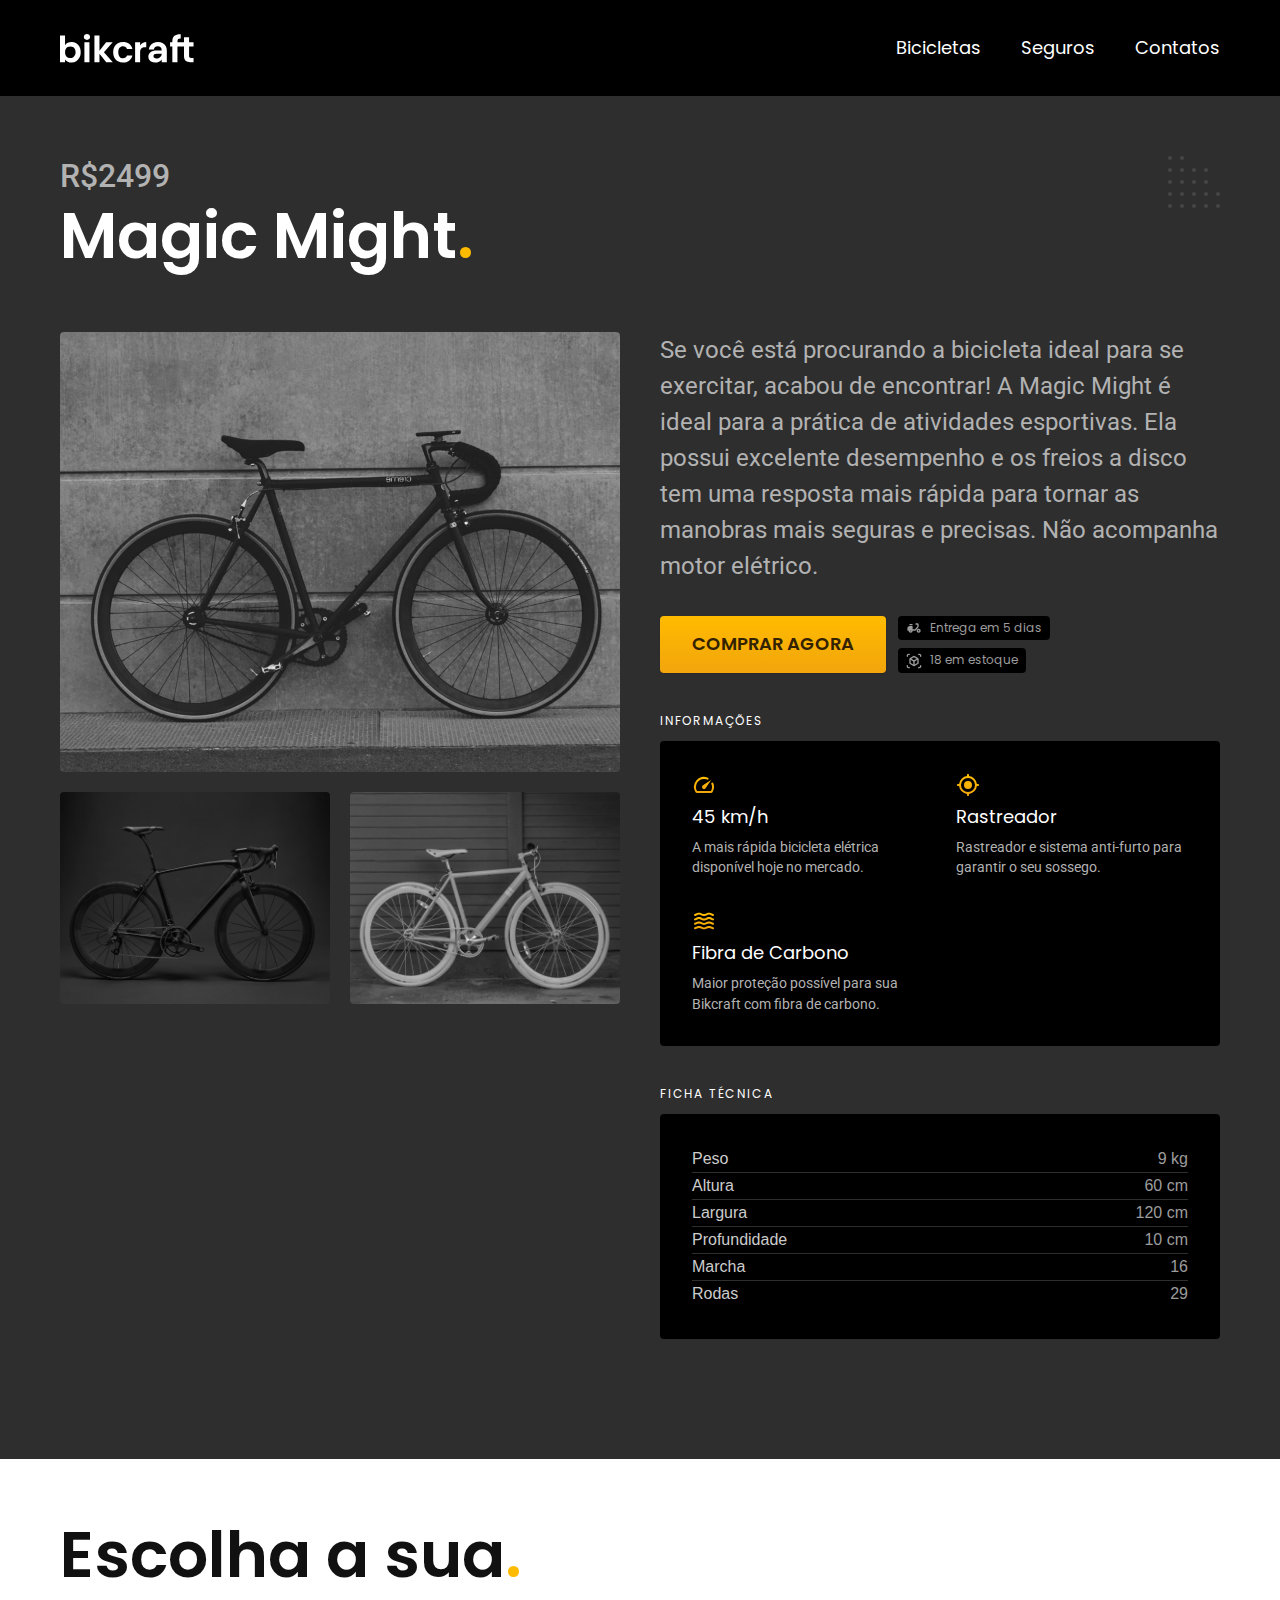
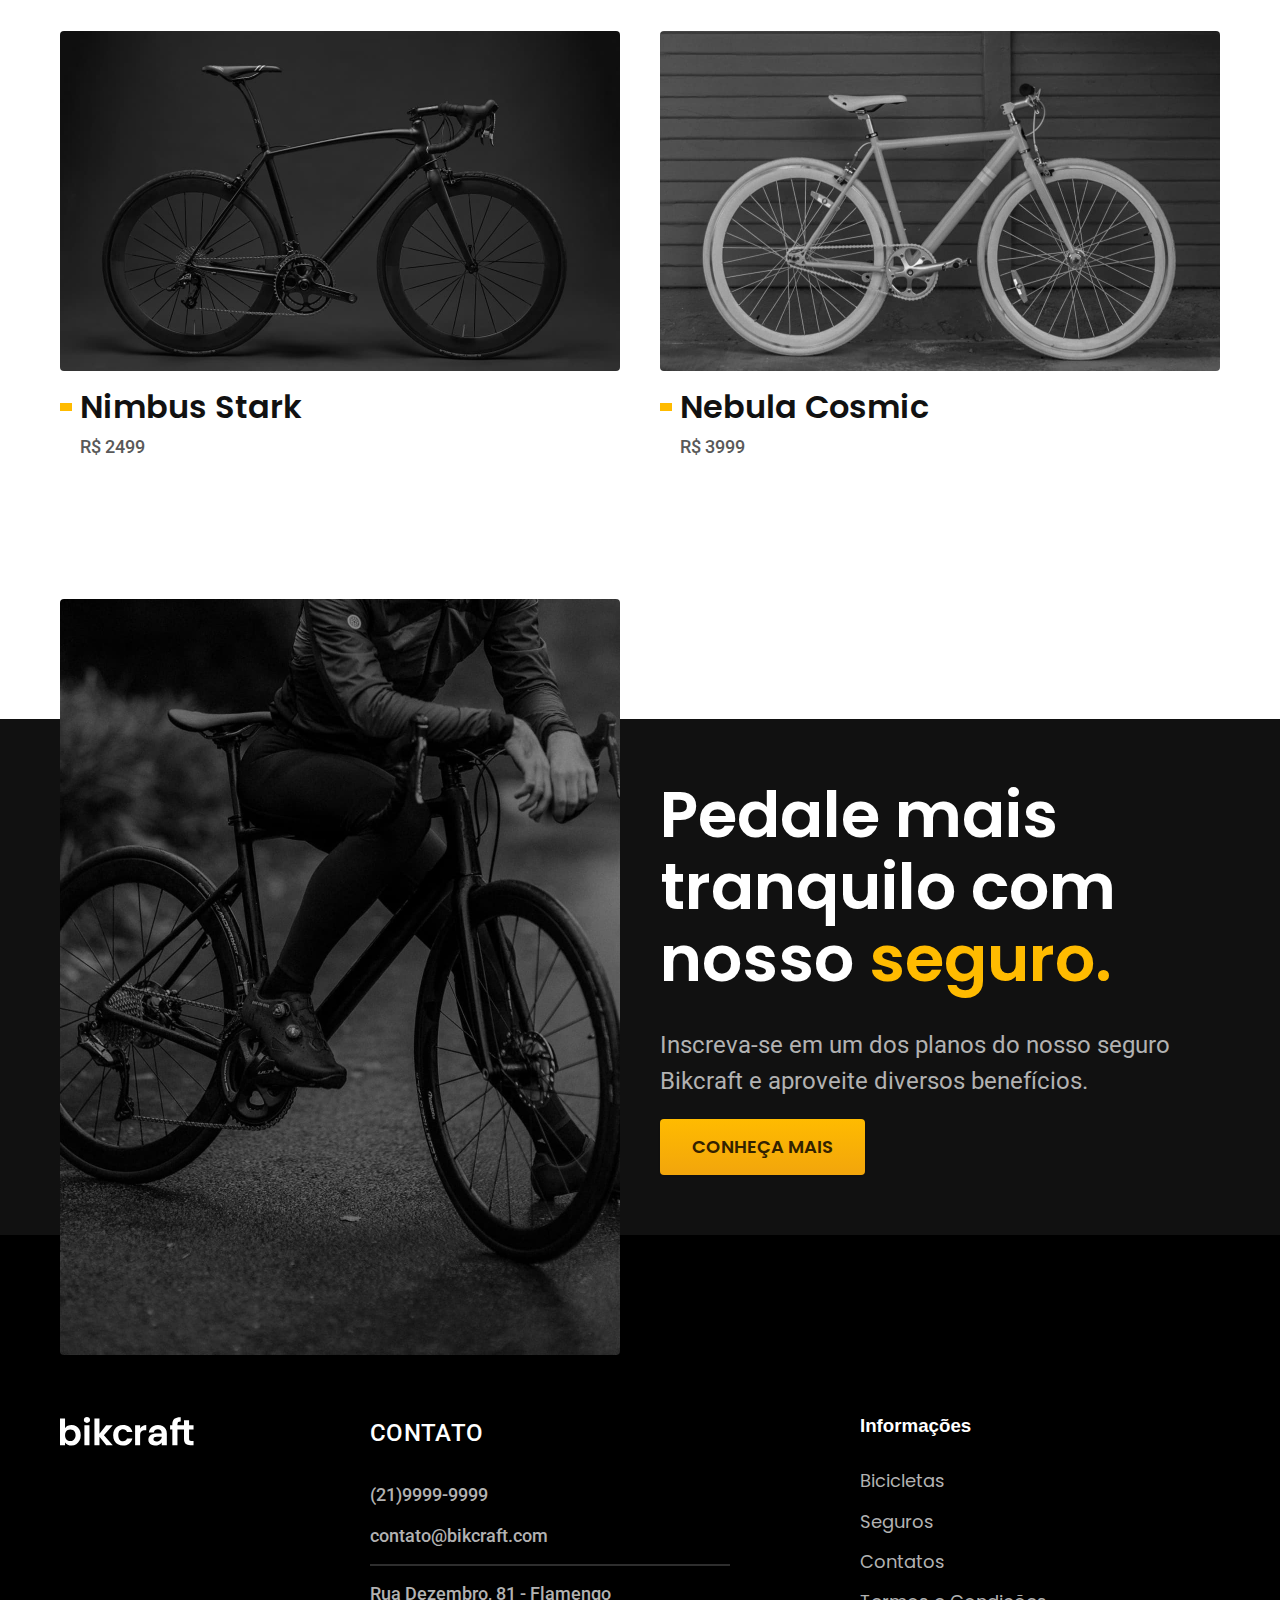
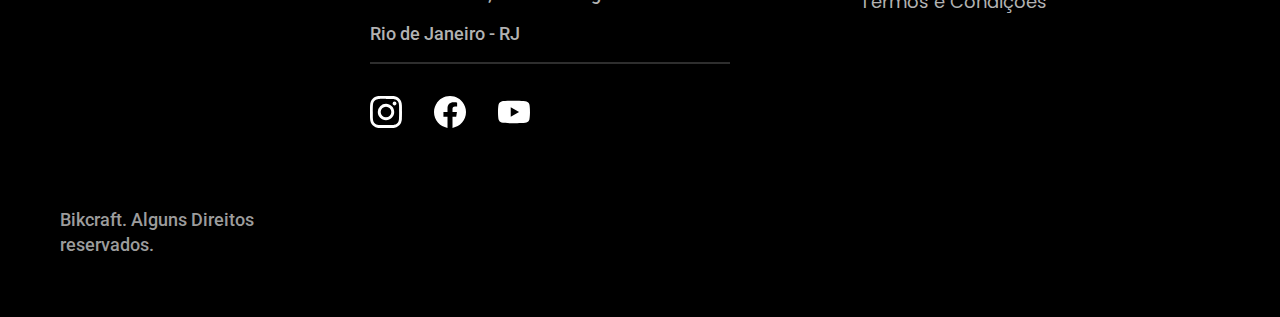
<file: bicicletas/magic.html>
<!DOCTYPE html>
<html lang="pt-br">

<head>
  <meta charset="UTF-8">
  <meta name="viewport" content="width=device-width, initial-scale=1.0">

  <title>Magic | Bikcraft</title>
  <meta name="description" content="Bicicleta Magic Might">

  <link rel="icon" href="../favicon.svg" type="image/svg+xml">
  <link rel="preload" href="../css/style.min.css" as="style">
  <link rel="stylesheet" href="../css/style.min.css">

  <link rel="preconnect" href="https://fonts.googleapis.com">
  <link rel="preconnect" href="https://fonts.gstatic.com" crossorigin>
  <link href="https://fonts.googleapis.com/css2?family=Merriweather:ital,wght@1,900&family=Poppins:wght@400;600&family=Roboto:wght@400;500&display=swap" rel="stylesheet">

  <script>document.documentElement.classList.add('js');</script>
</head>

<body id="bicicleta">
  <header class="header-bg">
    <div class="header container">
      <a href="./">
        <img src="../img/bikcraft.svg" alt="Bikcraft">
      </a>

      <nav aria-label="primaria">
        <ul class="header-menu font-1-m cor-0">
          <li><a href="../bicicletas.html">Bicicletas</a></li>
          <li><a href="../seguros.html">Seguros</a></li>
          <li><a href="../contatos.html">Contatos</a></li>
        </ul>
      </nav>
    </div>
  </header>

  <main class="titulo-bg">
    <div>
      <div class="titulo container">
        <p class="font-2-xl cor-5">R$2499</p>
        <h1 class="font-1-xxl cor-0">Magic Might<span class="cor-p1">.</span></h1>
      </div>
    </div>
    <div class="bicicleta container">
      <div class="bicicleta-imagens">
        <img src="../img/bicicleta/nimbus2.jpg" alt="Bike 1">
        <img src="../img/bicicleta/nimbus1.jpg" alt="Bike 2">
        <img src="../img/bicicleta/nimbus3.jpg" alt="Bike 3">
      </div>
      <div class="bicicleta-conteudo">
        <p class="font-2-l cor-5">Se você está procurando a bicicleta ideal para se exercitar, acabou de encontrar! A Magic Might é ideal para a prática de atividades esportivas. Ela possui excelente desempenho e os freios a disco tem uma resposta mais rápida para tornar as manobras mais seguras e precisas. Não acompanha motor elétrico.</p>
        <div class="bicicleta-comprar">
          <a class="botao" href="../orcamento.html?tipo=bikcraft&produto=magic">Comprar Agora</a>
          <span class="font-1-xs cor-6"><img src="../img/icones/entrega.svg" alt="">Entrega em 5 dias</span>
          <span class="font-1-xs cor-6"><img src="../img/icones/estoque.svg" alt="">18 em estoque</span>
        </div>

        <h2 class="font-1-xs cor-0">Informações</h2>
        <ul class="bicicleta-informacoes">
          <li>
            <img src="../img/icones/velocidade.svg" alt="">
            <h3 class="font-1-m cor-0">45 km/h</h3>
            <p class="font-2-xs cor-5">A mais rápida bicicleta elétrica disponível hoje no mercado.</p>
          </li>
          <li>
            <img src="../img/icones/rastreador.svg" alt="">
            <h3 class="font-1-m cor-0">Rastreador</h3>
            <p class="font-2-xs cor-5">Rastreador e sistema anti-furto para garantir o seu sossego.</p>
          </li>
          <li>
            <img src="../img/icones/carbono.svg" alt="">
            <h3 class="font-1-m cor-0">Fibra de Carbono</h3>
            <p class="font-2-xs cor-5">Maior proteção possível para sua Bikcraft com fibra de carbono.</p>
          </li>
        </ul>
        <h2 class="font-1-xs cor-0">Ficha Técnica</h2>
        <ul class="bicicleta-ficha font-s-s cor-4">
          <li>Peso <span>9 kg</span></li>
          <li>Altura <span>60 cm</span></li>
          <li>Largura <span>120 cm</span></li>
          <li>Profundidade <span>10 cm</span></li>
          <li>Marcha <span>16</span></li>
          <li>Rodas <span>29</span></li>
        </ul>
      </div>

    </div>
  </main>

  <article class="bicicletas-lista container">
    <h2 class="font-1-xxl">Escolha a sua<span class="cor-p1">.</span></h2>
    <ul>
      <li>
        <a href="./nimbus.html">
          <img src="../img/bicicletas/nimbus.jpg" alt="Bicicleta preta">
          <h3 class="font-1-xl">Nimbus Stark</h3>
          <span class="font-2-m cor-8">R$ 2499</span>
        </a>
      </li>
      <li>
        <a href="./nebula.html">
          <img src="../img/bicicletas/nebula.jpg" alt="Bicicleta preta">
          <h3 class="font-1-xl">Nebula Cosmic</h3>
          <span class="font-2-m cor-8">R$ 3999</span>
        </a>
      </li>
    </ul>
  </article>

  <article class="seguro-bg">
    <div class="seguro container">
      <div class="seguro-imagem">
        <img src="../img/fotos/seguros.jpg" alt="Pessoa parada em cima de uma bicicleta">
      </div>
      <div class="seguro-conteudo">
        <h2 class="font-1-xxl cor-0">Pedale mais tranquilo com nosso <span class="cor-p1">seguro.</span></h2>
        <p class="font-2-l cor-5">Inscreva-se em um dos planos do nosso seguro Bikcraft e aproveite diversos benefícios.</p>
        <a class="botao" href="../seguros.html">Conheça Mais</a>
      </div>
    </div>
  </article>

  <footer class="footer-bg">
    <div class="footer container">
      <img src="../img/bikcraft.svg" alt="Bikcraft">
      <div class="footer-contato">
        <h3 class="font-2-l-b cor-0">Contato</h3>
        <ul class="font-2-m cor-5">
          <li><a href="tel:+552199999999">(21)9999-9999</a></li>
          <li><a href="mailto:contato@bikcraft.com">contato@bikcraft.com</a></li>
          <li>Rua Dezembro, 81 - Flamengo</li>
          <li>Rio de Janeiro - RJ</li>
        </ul>
        <div class="footer-redes">
          <a href="../">
            <img src="../img/redes/instagram.svg" alt="Instagram">
          </a>
          <a href="../">
            <img src="../img/redes/facebook.svg" alt="Facebook">
          </a>
          <a href="../">
            <img src="../img/redes/youtube.svg" alt="Youtube">
          </a>

        </div>
      </div>
      <div class="footer-informacoes">
        <h3 class="font-2-1-b cor-0">Informações</h3>
        <nav>
          <ul class="font-1-m cor-5">
            <li><a href="../bicicletas.html">Bicicletas</a></li>
            <li><a href="../seguros.html">Seguros</a></li>
            <li><a href="../contatos.html">Contatos</a></li>
            <li><a href="../termos.html">Termos e Condições</a></li>
          </ul>
        </nav>
      </div>
      <p class="footer-copy font-2-m cor-6">Bikcraft. Alguns Direitos reservados.</p>
    </div>
  </footer>
  <script src="../js/script.js"></script>
</body>

</html>
</file>
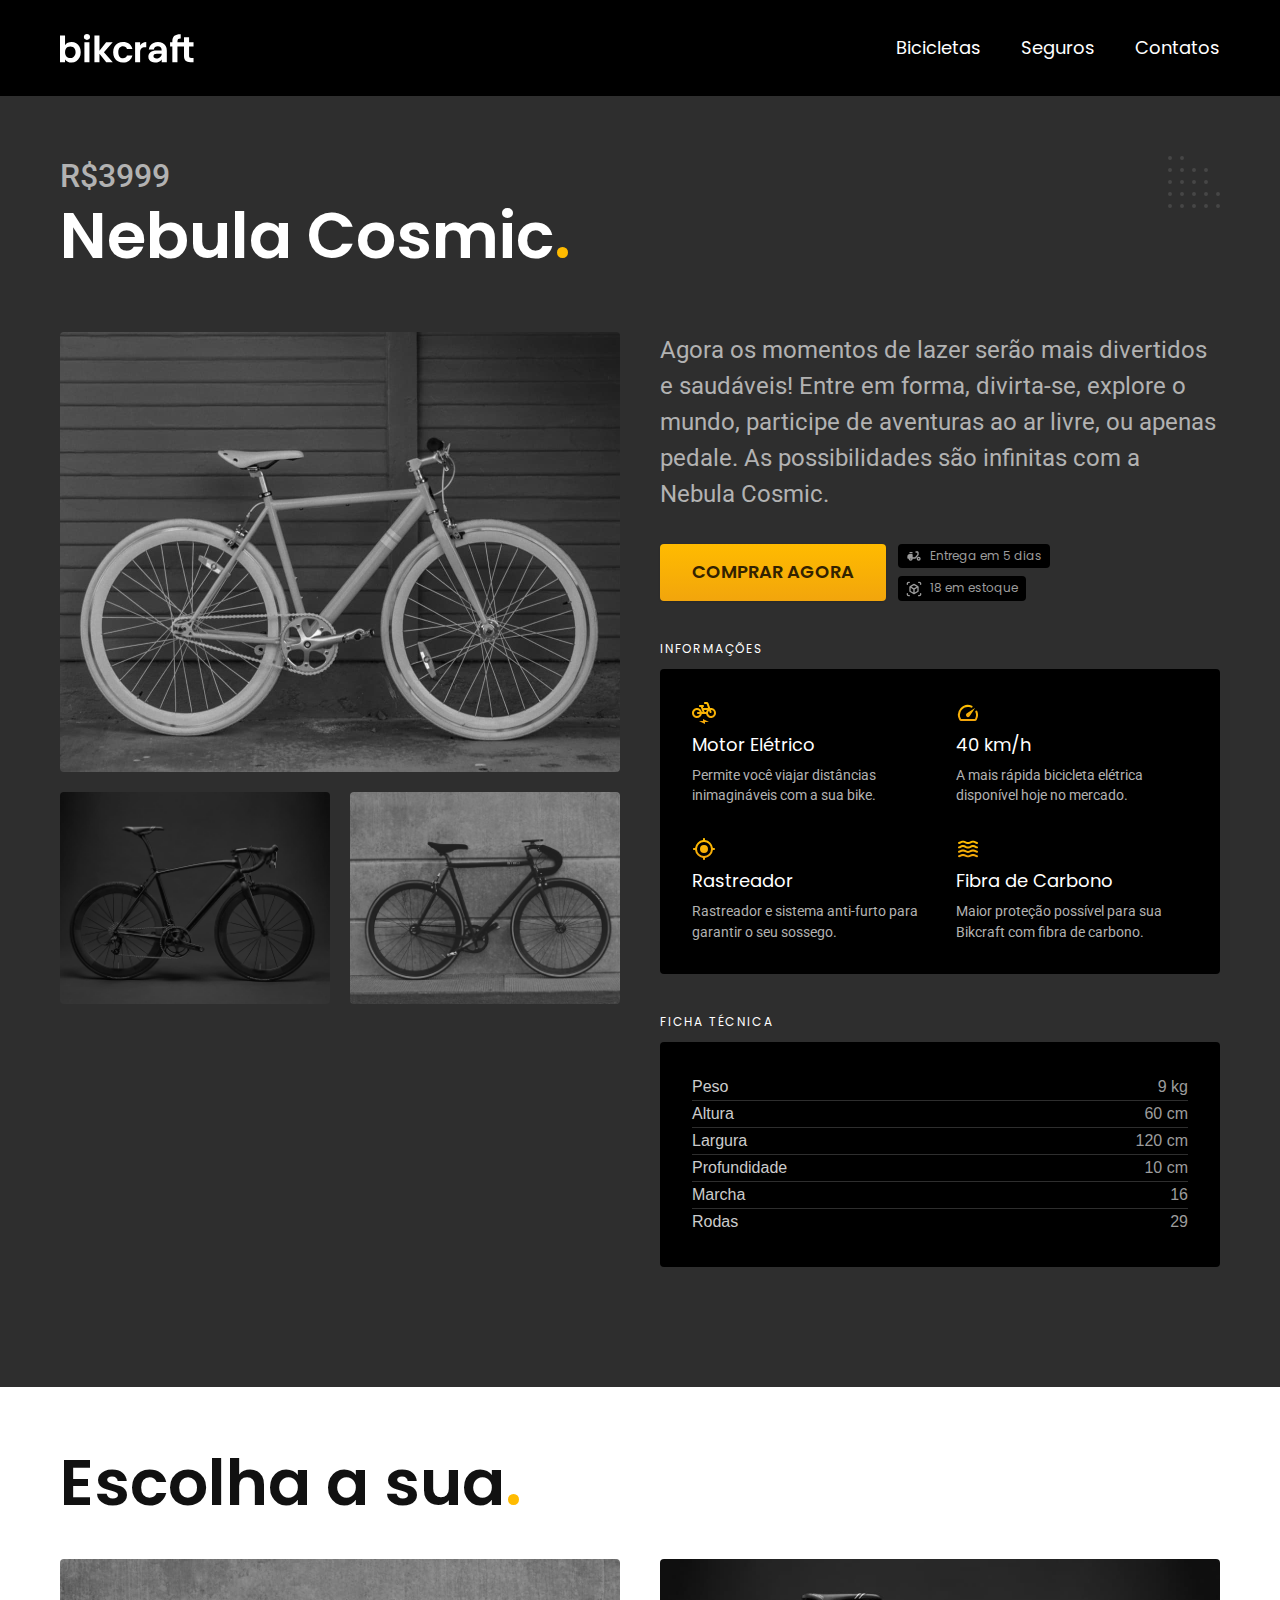
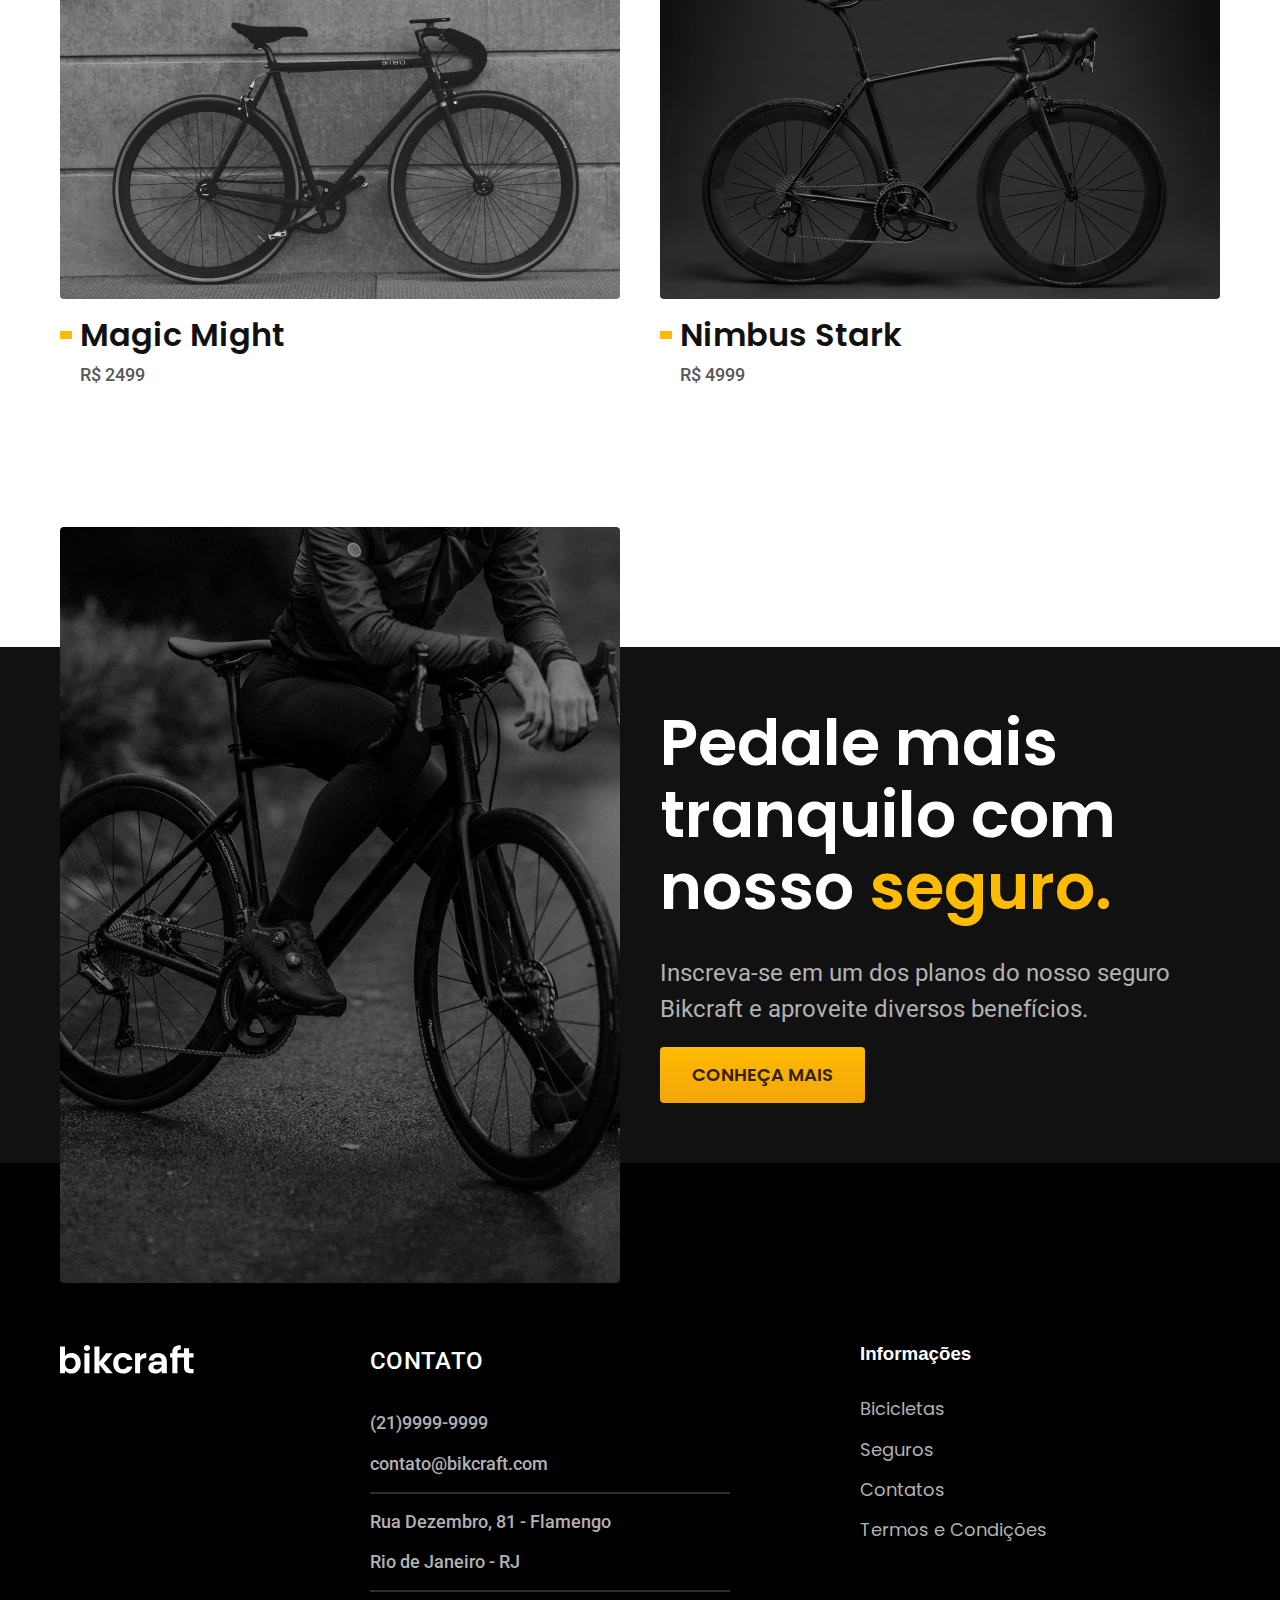
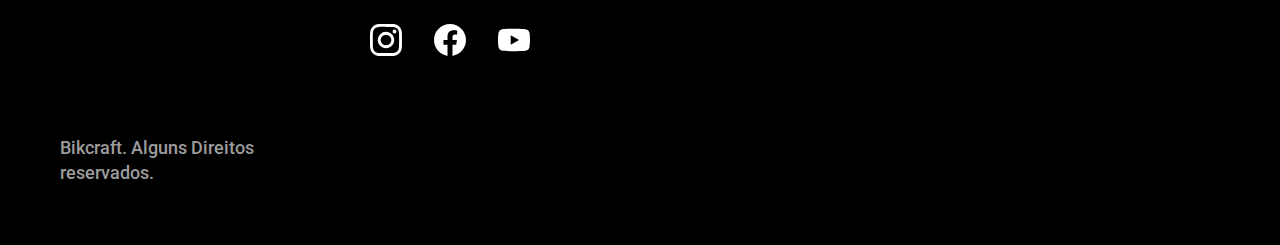
<file: bicicletas/nebula.html>
<!DOCTYPE html>
<html lang="pt-br">

<head>
  <meta charset="UTF-8">
  <meta name="viewport" content="width=device-width, initial-scale=1.0">

  <title>Nebula | Bikcraft</title>
  <meta name="description" content="Bicicleta Nebula Cosmic">

  <link rel="icon" href="../favicon.svg" type="image/svg+xml">
  <link rel="preload" href="../css/style.min.css" as="style">
  <link rel="stylesheet" href="../css/style.min.css">

  <link rel="preconnect" href="https://fonts.googleapis.com">
  <link rel="preconnect" href="https://fonts.gstatic.com" crossorigin>
  <link href="https://fonts.googleapis.com/css2?family=Merriweather:ital,wght@1,900&family=Poppins:wght@400;600&family=Roboto:wght@400;500&display=swap" rel="stylesheet">

  <script>document.documentElement.classList.add('js');</script>
</head>

<body id="bicicleta">
  <header class="header-bg">
    <div class="header container">
      <a href="./">
        <img src="../img/bikcraft.svg" alt="Bikcraft">
      </a>

      <nav aria-label="primaria">
        <ul class="header-menu font-1-m cor-0">
          <li><a href="../bicicletas.html">Bicicletas</a></li>
          <li><a href="../seguros.html">Seguros</a></li>
          <li><a href="../contatos.html">Contatos</a></li>
        </ul>
      </nav>
    </div>
  </header>

  <main class="titulo-bg">
    <div>
      <div class="titulo container">
        <p class="font-2-xl cor-5">R$3999</p>
        <h1 class="font-1-xxl cor-0">Nebula Cosmic<span class="cor-p1">.</span></h1>
      </div>
    </div>
    <div class="bicicleta container">
      <div class="bicicleta-imagens">
        <img src="../img/bicicleta/nimbus3.jpg" alt="Bike 1">
        <img src="../img/bicicleta/nimbus1.jpg" alt="Bike 2">
        <img src="../img/bicicleta/nimbus2.jpg" alt="Bike 3">
      </div>
      <div class="bicicleta-conteudo">
        <p class="font-2-l cor-5">Agora os momentos de lazer serão mais divertidos e saudáveis! Entre em forma, divirta-se, explore o mundo, participe de aventuras ao ar livre, ou apenas pedale. As possibilidades são infinitas com a Nebula Cosmic.</p>
        <div class="bicicleta-comprar">
          <a class="botao" href="../orcamento.html?tipo=bikcraft&produto=nebula">Comprar Agora</a>
          <span class="font-1-xs cor-6"><img src="../img/icones/entrega.svg" alt="">Entrega em 5 dias</span>
          <span class="font-1-xs cor-6"><img src="../img/icones/estoque.svg" alt="">18 em estoque</span>
        </div>

        <h2 class="font-1-xs cor-0">Informações</h2>
        <ul class="bicicleta-informacoes">
          <li>
            <img src="../img/icones/eletrica.svg" alt="">
            <h3 class="font-1-m cor-0">Motor Elétrico</h3>
            <p class="font-2-xs cor-5">Permite você viajar distâncias inimagináveis com a sua bike.</p>
          </li>
          <li>
            <img src="../img/icones/velocidade.svg" alt="">
            <h3 class="font-1-m cor-0">40 km/h</h3>
            <p class="font-2-xs cor-5">A mais rápida bicicleta elétrica disponível hoje no mercado.</p>
          </li>
          <li>
            <img src="../img/icones/rastreador.svg" alt="">
            <h3 class="font-1-m cor-0">Rastreador</h3>
            <p class="font-2-xs cor-5">Rastreador e sistema anti-furto para garantir o seu sossego.</p>
          </li>
          <li>
            <img src="../img/icones/carbono.svg" alt="">
            <h3 class="font-1-m cor-0">Fibra de Carbono</h3>
            <p class="font-2-xs cor-5">Maior proteção possível para sua Bikcraft com fibra de carbono.</p>
          </li>
        </ul>
        <h2 class="font-1-xs cor-0">Ficha Técnica</h2>
        <ul class="bicicleta-ficha font-s-s cor-4">
          <li>Peso <span>9 kg</span></li>
          <li>Altura <span>60 cm</span></li>
          <li>Largura <span>120 cm</span></li>
          <li>Profundidade <span>10 cm</span></li>
          <li>Marcha <span>16</span></li>
          <li>Rodas <span>29</span></li>
        </ul>
      </div>

    </div>
  </main>

  <article class="bicicletas-lista container">
    <h2 class="font-1-xxl">Escolha a sua<span class="cor-p1">.</span></h2>
    <ul>
      <li>
        <a href="./magic.html">
          <img src="../img/bicicletas/magic.jpg" alt="Bicicleta preta">
          <h3 class="font-1-xl">Magic Might</h3>
          <span class="font-2-m cor-8">R$ 2499</span>
        </a>
      </li>
      <li>
        <a href="./nimbus.html">
          <img src="../img/bicicletas/nimbus.jpg" alt="Bicicleta preta">
          <h3 class="font-1-xl">Nimbus Stark</h3>
          <span class="font-2-m cor-8">R$ 4999</span>
        </a>
      </li>
    </ul>
  </article>

  <article class="seguro-bg">
    <div class="seguro container">
      <div class="seguro-imagem">
        <img src="../img/fotos/seguros.jpg" alt="Pessoa parada em cima de uma bicicleta">
      </div>
      <div class="seguro-conteudo">
        <h2 class="font-1-xxl cor-0">Pedale mais tranquilo com nosso <span class="cor-p1">seguro.</span></h2>
        <p class="font-2-l cor-5">Inscreva-se em um dos planos do nosso seguro Bikcraft e aproveite diversos benefícios.</p>
        <a class="botao" href="../seguros.html">Conheça Mais</a>
      </div>
    </div>
  </article>

  <footer class="footer-bg">
    <div class="footer container">
      <img src="../img/bikcraft.svg" alt="Bikcraft">
      <div class="footer-contato">
        <h3 class="font-2-l-b cor-0">Contato</h3>
        <ul class="font-2-m cor-5">
          <li><a href="tel:+552199999999">(21)9999-9999</a></li>
          <li><a href="mailto:contato@bikcraft.com">contato@bikcraft.com</a></li>
          <li>Rua Dezembro, 81 - Flamengo</li>
          <li>Rio de Janeiro - RJ</li>
        </ul>
        <div class="footer-redes">
          <a href="../">
            <img src="../img/redes/instagram.svg" alt="Instagram">
          </a>
          <a href="../">
            <img src="../img/redes/facebook.svg" alt="Facebook">
          </a>
          <a href="../">
            <img src="../img/redes/youtube.svg" alt="Youtube">
          </a>

        </div>
      </div>
      <div class="footer-informacoes">
        <h3 class="font-2-1-b cor-0">Informações</h3>
        <nav>
          <ul class="font-1-m cor-5">
            <li><a href="../bicicletas.html">Bicicletas</a></li>
            <li><a href="../seguros.html">Seguros</a></li>
            <li><a href="../contatos.html">Contatos</a></li>
            <li><a href="../termos.html">Termos e Condições</a></li>
          </ul>
        </nav>
      </div>
      <p class="footer-copy font-2-m cor-6">Bikcraft. Alguns Direitos reservados.</p>
    </div>
  </footer>
  <script src="../js/script.js"></script>
</body>

</html>
</file>
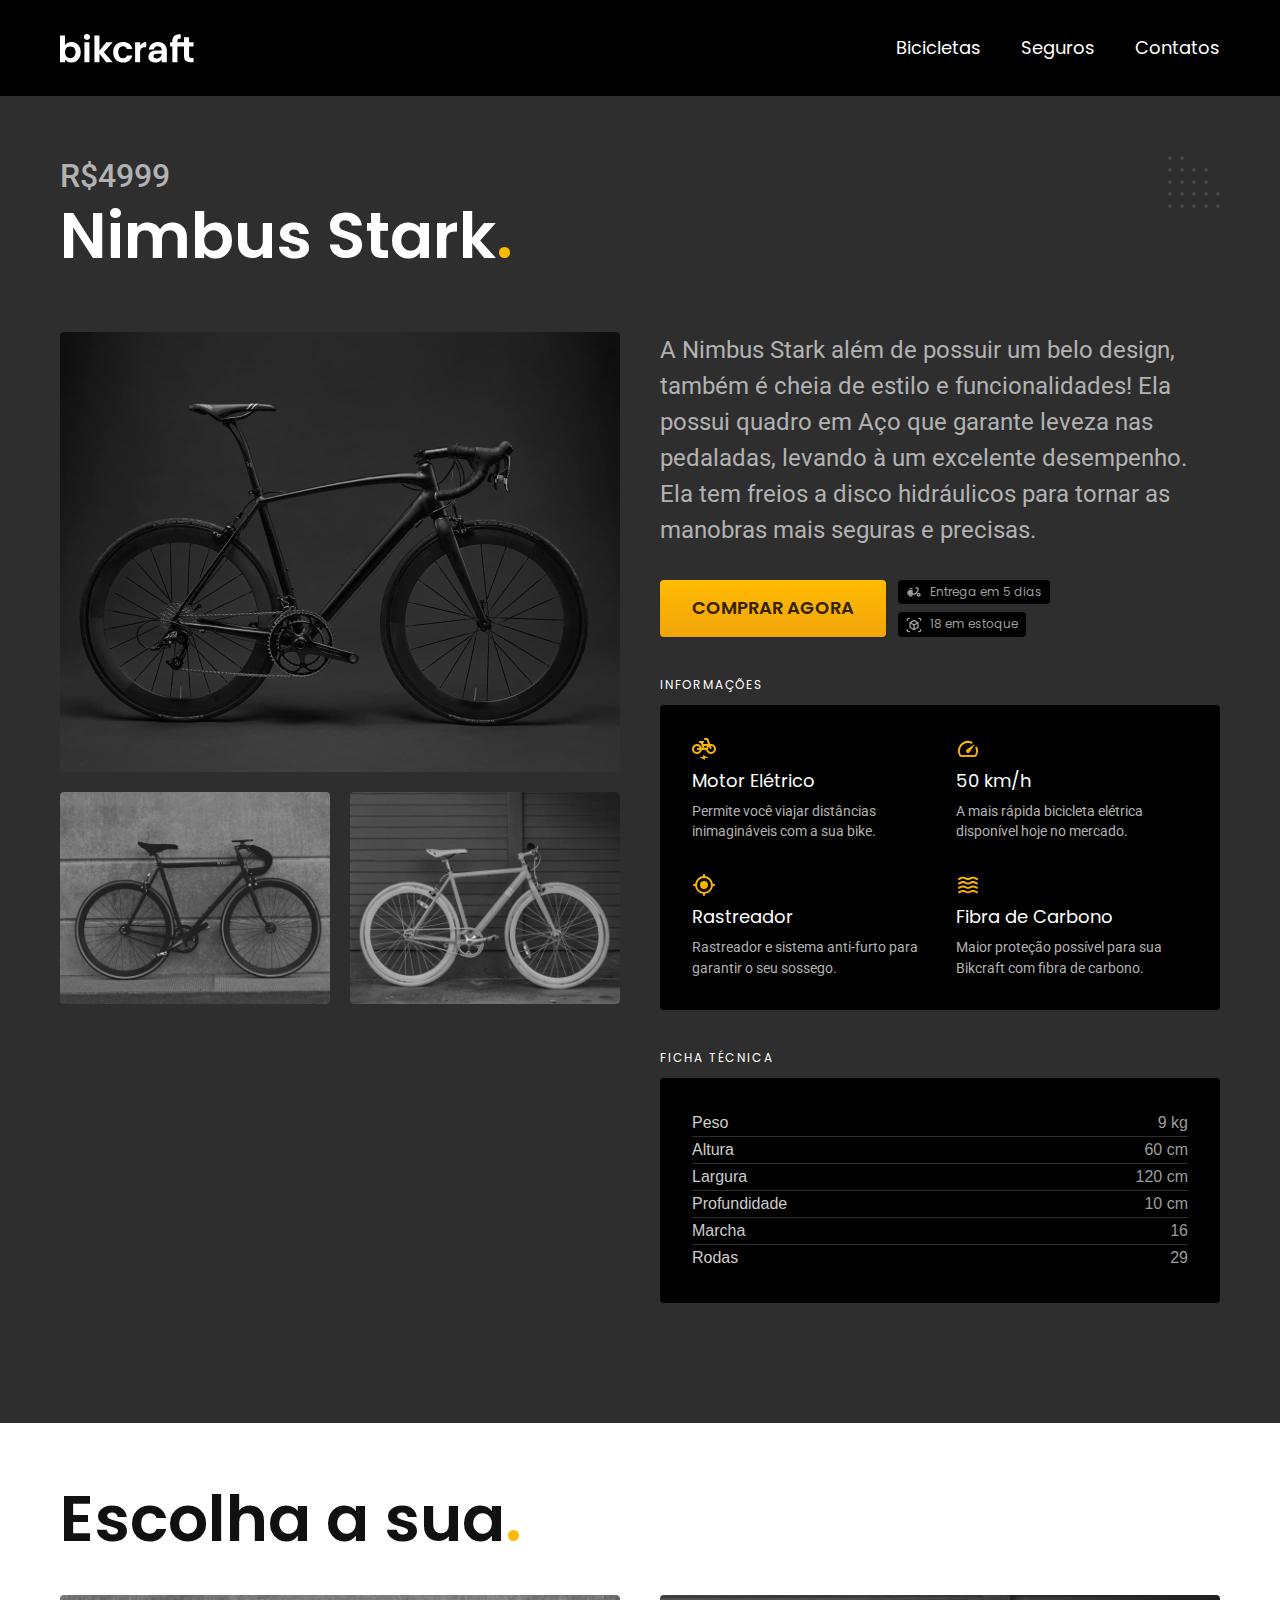
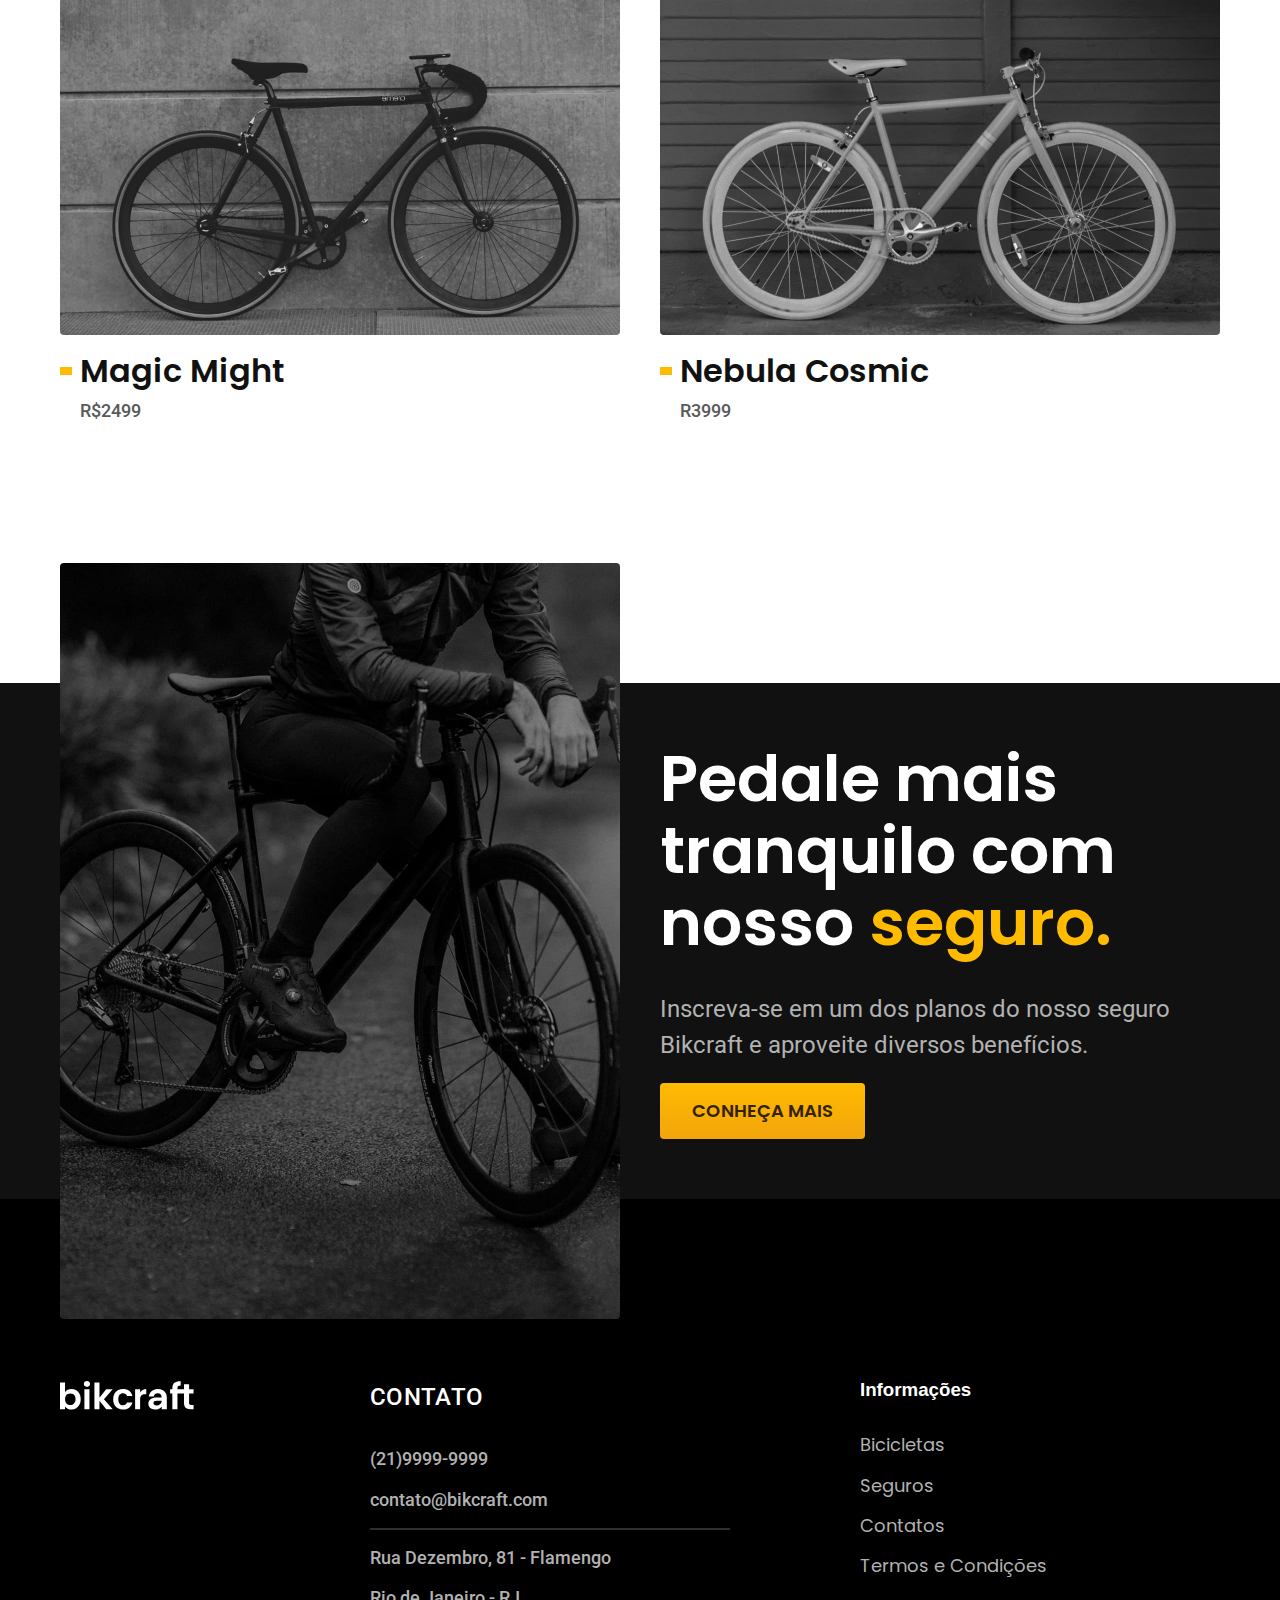
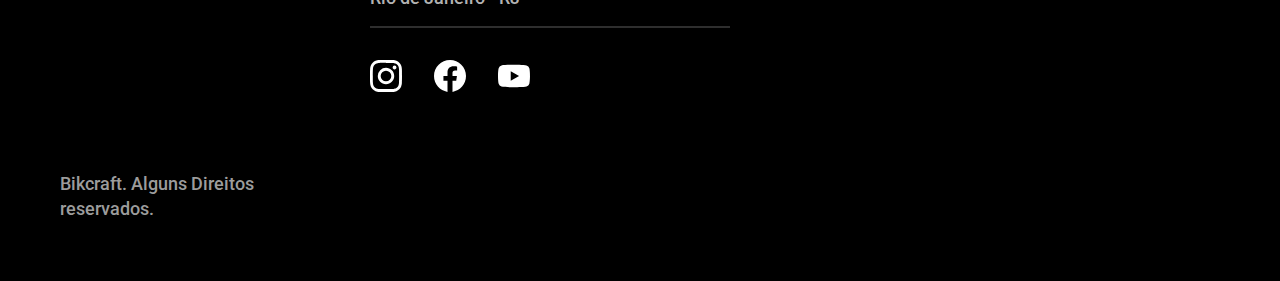
<file: bicicletas/nimbus.html>
<!DOCTYPE html>
<html lang="pt-br">

<head>
  <meta charset="UTF-8">
  <meta name="viewport" content="width=device-width, initial-scale=1.0">

  <title>Nimbus | Bikcraft</title>
  <meta name="description" content="Bicicleta Nimbus Stark">

  <link rel="icon" href="../favicon.svg" type="image/svg+xml">
  <link rel="preload" href="../css/style.min.css" as="style">
  <link rel="stylesheet" href="../css/style.min.css">

  <link rel="preconnect" href="https://fonts.googleapis.com">
  <link rel="preconnect" href="https://fonts.gstatic.com" crossorigin>
  <link href="https://fonts.googleapis.com/css2?family=Merriweather:ital,wght@1,900&family=Poppins:wght@400;600&family=Roboto:wght@400;500&display=swap" rel="stylesheet">

  <script>document.documentElement.classList.add('js');</script>
</head>

<body id="bicicleta">
  <header class="header-bg">
    <div class="header container">
      <a href="./">
        <img src="../img/bikcraft.svg" alt="Bikcraft">
      </a>

      <nav aria-label="primaria">
        <ul class="header-menu font-1-m cor-0">
          <li><a href="../bicicletas.html">Bicicletas</a></li>
          <li><a href="../seguros.html">Seguros</a></li>
          <li><a href="../contatos.html">Contatos</a></li>
        </ul>
      </nav>
    </div>
  </header>

  <main class="titulo-bg">
    <div>
      <div class="titulo container">
        <p class="font-2-xl cor-5">R$4999</p>
        <h1 class="font-1-xxl cor-0">Nimbus Stark<span class="cor-p1">.</span></h1>
      </div>
    </div>
    <div class="bicicleta container">
      <div class="bicicleta-imagens">
        <img src="../img/bicicleta/nimbus1.jpg" alt="Bike 1">
        <img src="../img/bicicleta/nimbus2.jpg" alt="Bike 2">
        <img src="../img/bicicleta/nimbus3.jpg" alt="Bike 3">
      </div>
      <div class="bicicleta-conteudo">
        <p class="font-2-l cor-5">A Nimbus Stark além de possuir um belo design, também é cheia de estilo e funcionalidades! Ela possui quadro em Aço que garante leveza nas pedaladas, levando à um excelente desempenho. Ela tem freios a disco hidráulicos para tornar as manobras mais seguras e precisas.</p>
        <div class="bicicleta-comprar">
          <a class="botao" href="../orcamento.html?tipo=bikcraft&produto=nimbus">Comprar Agora</a>
          <span class="font-1-xs cor-6"><img src="../img/icones/entrega.svg" alt="">Entrega em 5 dias</span>
          <span class="font-1-xs cor-6"><img src="../img/icones/estoque.svg" alt="">18 em estoque</span>
        </div>

        <h2 class="font-1-xs cor-0">Informações</h2>
        <ul class="bicicleta-informacoes">
          <li>
            <img src="../img/icones/eletrica.svg" alt="">
            <h3 class="font-1-m cor-0">Motor Elétrico</h3>
            <p class="font-2-xs cor-5">Permite você viajar distâncias inimagináveis com a sua bike.</p>
          </li>
          <li>
            <img src="../img/icones/velocidade.svg" alt="">
            <h3 class="font-1-m cor-0">50 km/h</h3>
            <p class="font-2-xs cor-5">A mais rápida bicicleta elétrica disponível hoje no mercado.</p>
          </li>
          <li>
            <img src="../img/icones/rastreador.svg" alt="">
            <h3 class="font-1-m cor-0">Rastreador</h3>
            <p class="font-2-xs cor-5">Rastreador e sistema anti-furto para garantir o seu sossego.</p>
          </li>
          <li>
            <img src="../img/icones/carbono.svg" alt="">
            <h3 class="font-1-m cor-0">Fibra de Carbono</h3>
            <p class="font-2-xs cor-5">Maior proteção possível para sua Bikcraft com fibra de carbono.</p>
          </li>
        </ul>
        <h2 class="font-1-xs cor-0">Ficha Técnica</h2>
        <ul class="bicicleta-ficha font-s-s cor-4">
          <li>Peso <span>9 kg</span></li>
          <li>Altura <span>60 cm</span></li>
          <li>Largura <span>120 cm</span></li>
          <li>Profundidade <span>10 cm</span></li>
          <li>Marcha <span>16</span></li>
          <li>Rodas <span>29</span></li>
        </ul>
      </div>

    </div>
  </main>

  <article class="bicicletas-lista container">
    <h2 class="font-1-xxl">Escolha a sua<span class="cor-p1">.</span></h2>
    <ul>
      <li>
        <a href="./magic.html">
          <img src="../img/bicicletas/magic.jpg" alt="Bicicleta preta">
          <h3 class="font-1-xl">Magic Might</h3>
          <span class="font-2-m cor-8">R$2499</span>
        </a>
      </li>
      <li>
        <a href="./nebula.html">
          <img src="../img/bicicletas/nebula.jpg" alt="Bicicleta preta">
          <h3 class="font-1-xl">Nebula Cosmic</h3>
          <span class="font-2-m cor-8">R3999</span>
        </a>
      </li>
    </ul>
  </article>

  <article class="seguro-bg">
    <div class="seguro container">
      <div class="seguro-imagem">
        <img src="../img/fotos/seguros.jpg" alt="Pessoa parada em cima de uma bicicleta">
      </div>
      <div class="seguro-conteudo">
        <h2 class="font-1-xxl cor-0">Pedale mais tranquilo com nosso <span class="cor-p1">seguro.</span></h2>
        <p class="font-2-l cor-5">Inscreva-se em um dos planos do nosso seguro Bikcraft e aproveite diversos benefícios.</p>
        <a class="botao" href="../seguros.html">Conheça Mais</a>
      </div>
    </div>
  </article>

  <footer class="footer-bg">
    <div class="footer container">
      <img src="../img/bikcraft.svg" alt="Bikcraft">
      <div class="footer-contato">
        <h3 class="font-2-l-b cor-0">Contato</h3>
        <ul class="font-2-m cor-5">
          <li><a href="tel:+552199999999">(21)9999-9999</a></li>
          <li><a href="mailto:contato@bikcraft.com">contato@bikcraft.com</a></li>
          <li>Rua Dezembro, 81 - Flamengo</li>
          <li>Rio de Janeiro - RJ</li>
        </ul>
        <div class="footer-redes">
          <a href="../">
            <img src="../img/redes/instagram.svg" alt="Instagram">
          </a>
          <a href="../">
            <img src="../img/redes/facebook.svg" alt="Facebook">
          </a>
          <a href="../">
            <img src="../img/redes/youtube.svg" alt="Youtube">
          </a>

        </div>
      </div>
      <div class="footer-informacoes">
        <h3 class="font-2-1-b cor-0">Informações</h3>
        <nav>
          <ul class="font-1-m cor-5">
            <li><a href="../bicicletas.html">Bicicletas</a></li>
            <li><a href="../seguros.html">Seguros</a></li>
            <li><a href="../contatos.html">Contatos</a></li>
            <li><a href="../termos.html">Termos e Condições</a></li>
          </ul>
        </nav>
      </div>
      <p class="footer-copy font-2-m cor-6">Bikcraft. Alguns Direitos reservados.</p>
    </div>
  </footer>
  <script src="../js/script.js"></script>
</body>

</html>
</file>
<file: css/style.min.css>
body{margin:0;font-family:Arial,Helvetica,sans-serif;color:#111}blockquote,dd,h1,h2,h3,h4,p,ul{margin:0}ul{margin:0;padding:0;list-style:none}a{text-decoration:none;color:inherit}img{max-width:100%;height:auto;display:block}img[src$=".jpg"]{border-radius:4px}.font-1-xs{font:400 0.75rem/1.35 Poppins,sans-serif}.font-2-xs{font:400 0.875rem/1.43 Roboto,sans-serif}.font-1-s{font:400 1rem/1.5 Poppins,sans-serif}.font-2-s{font:400 1rem/1.5 Roboto,sans-serif}.font-1-m,.font-1-m-b{font:400 1.125rem/1.35 Poppins,sans-serif}.font-1-m-b{font-weight:600}.font-2-m{font:500 1.125rem/1.35 Roboto,sans-serif}.font-1-l{font:400 1.5rem/1.5 Poppins,sans-serif}.font-2-l,.font-2-l-b{font:400 1.5rem/1.5 Roboto,sans-serif}.font-2-l-b{font-weight:500;letter-spacing:.015em;text-transform:uppercase}.font-1-xl{font:600 2rem/1.25 Poppins,sans-serif}.font-2-xl{font:500 2rem/1.25 Roboto,sans-serif}.font-1-xxl{font:600 4rem/1.125 Poppins,sans-serif}@media (max-width:1200px){.font-1-xxl{font-size:3rem}.font-2-l,.font-2-l-b{font-size:1.125rem}}@media (max-width:800px){.font-1-xxl{font-size:2rem}.font-1-xl,.font-2-xl{font-size:1.5rem}}:root{--cor-0:#ffffff;--cor-1:#f7f7f7;--cor-2:#ededed;--cor-3:#dedede;--cor-4:#cccccc;--cor-5:#b2b2b2;--cor-6:#9c9c9c;--cor-7:#717171;--cor-8:#595959;--cor-9:#404040;--cor-10:#2e2e2e;--cor-11:#111111;--cor-12:#000000;--cor-p1:#ffbb00;--cor-p2:#e4a30b;--cor-p3:#a66f00;--cor-p4:#664400;--cor-p5:#332200}.cor-0{color:var(--cor-0)}.cor-1{color:var(--cor-1)}.cor-2{color:var(--cor-2)}.cor-3{color:var(--cor-3)}.cor-4{color:var(--cor-4)}.cor-5{color:var(--cor-5)}.cor-6{color:var(--cor-6)}.cor-7{color:var(--cor-7)}.cor-8{color:var(--cor-8)}.cor-9{color:var(--cor-9)}.cor-10{color:var(--cor-10)}.cor-11{color:var(--cor-11)}.cor-12{color:var(--cor-12)}.cor-p1{color:var(--cor-p1)}.cor-p2{color:var(--cor-p2)}.cor-p3{color:var(--cor-p3)}.cor-p4{color:var(--cor-p4)}.cor-p5{color:var(--cor-p5)}.js .fadeInDown{transform:translate3d(0,-20px,0)}.js .fadeInUp{transform:translate3d(0,20px,0)}.js .fadeInRight{transform:translate3d(20px,0,0)}.js .fadeInLeft{transform:translate3d(-20px,0,0)}.js [data-anime]{opacity:0}.js .anime{opacity:1;transform:none;transition:transform .8s,opacity .8s}.header-bg{background:var(--cor-12)}.header{display:flex;flex-wrap:wrap;gap:20px;justify-content:space-between;align-items:center;padding-top:20px;padding-bottom:20px}.header-menu{display:flex;flex-wrap:wrap;gap:40px}.header-menu a{color:var(--cor-0);display:inline-block;padding:16px 0;position:relative}.header-menu a::after{content:"";display:block;height:2px;width:0%;background:var(--cor-0);margin-top:4px;transition:.3s;position:absolute}.header-menu a.ativo::after,.header-menu a:hover::after{width:100%}@media (max-width:800px){.header-menu{gap:20px}.header-menu a{background:var(--cor-12);padding:12px 16px;border-radius:4px}.header-menu a:hover{background:var(--cor-10)}.header a::after{display:none}}@media (max-width:600px){.header-menu{gap:12px}.header-menu a{padding:8px 12px;font-size:14px}}.footer-bg{background-color:var(--cor-12)}.footer{display:grid;grid-template-columns:3fr 5fr 4fr;gap:40px;padding-top:60px;padding-bottom:60px}.footer h3{margin-bottom:32px}.footer-contato ul{margin-bottom:32px}.footer-contato li:nth-child(2n):after{content:"";display:block;width:360px;height:2px;background:var(--cor-10);margin-top:16px}.footer li{margin-bottom:16px}.footer-redes{display:flex;gap:32px}.footer a:hover{color:var(--cor-0)}.footer-copy{grid-template-columns:1/-1;margin-top:40px}@media (max-width:800px){.footer>img{display:none}.footer{grid-template-columns:1fr 1fr}}@media (max-width:600px){.footer{grid-template-columns:1fr;gap:60px}.footer-copy{margin-top:0}}.container{box-sizing:border-box;max-width:1200px;padding-left:20px;padding-right:20px;margin-left:auto;margin-right:auto}.botao{display:inline-block;background:linear-gradient(#fb0,#f2a50c);padding:16px 32px;border-radius:4px;box-shadow:0 1px 2px rgba(0,0,0,.1);text-transform:uppercase;color:var(--cor-p5);font:600 1.125rem/1.35 Poppins,sans-serif;max-width:max-content;border:none;cursor:pointer}.botao:hover{background:linear-gradient(#ffb60d,#e59317)}.botao.secundario{background:var(--cor-10);color:var(--cor-2)}.botao.secundario:hover{background:var(--cor-9)}.botao.seta{display:flex;align-items:center}.botao.seta::after{content:"";display:inline-block;width:18px;height:10px;margin-left:12px;background:url("../img/icones/seta.svg");transition:transform .2s}.botao.seta:hover::after{transform:translateX(4px)}@media (max-width:600px){.botao{padding:12px 16px;font-size:1rem}}.link{display:inline-block;color:var(--cor-p1);font:500 1.5rem/1.5 Poppins,sans-serif;text-transform:uppercase}.link::after{content:"";display:block;width:100%;height:4px;background-color:currentColor}.link:hover{color:var(--cor-0)}.titulo-bg{background-color:var(--cor-10);padding-top:60px;padding-bottom:60px}.titulo{background:url("../img/dec/top-right.svg") no-repeat top right 20px}.titulo p{margin-bottom:4px}@media (max-width:800px){.titulo{padding-top:40px;padding-bottom:40px}.titulo p{font-size:1rem;text-transform:lowercase;font-weight:400px}}.form{display:grid;grid-template-columns:1fr 1fr;gap:20px}.form label{display:block;font:400 1rem/1.5 Poppins,sans-serif;margin-bottom:4px}.form .col-2{grid-column:span 2}.form input[type=email],.form input[type=text],.form textarea{font:400 1rem/1.5 Roboto,sans-serif;background:var(--cor-1);border:1px solid var(--cor-2);padding:12px;border-radius:4px;width:100%;box-sizing:border-box}.form input[type=email]:focus,.form input[type=text]:focus,.form textarea:focus{outline:0;border-color:var(--cor-p1);background:var(--cor-0);box-shadow:0 0 0 2px #fea}@media (max-width:600px){.form{grid-template-columns:1fr}.form .col-2{grid-column:1}}.introducao-bg{background:var(--cor-12) url("../img/dec/bottom-left.svg") no-repeat bottom 160px left 20px;box-shadow:inset 0 -120px var(--cor-0)}.introducao{display:grid;grid-template-columns:1fr 1fr;gap:0 40px}.introducao-conteudo{align-self:end;padding-bottom:200px}.introducao img{width:100%;height:100%;object-fit:cover;border-radius:4px}.introducao h1{margin-bottom:32px}.introducao h1 span{color:var(--cor-p1)}.introducao p{margin-bottom:20px}@media (max-width:1200px){.introducao h1{font-size:48px}.introducao p{font-size:18px}}@media (max-width:800px){.introducao-bg{background:var(--cor-11);padding-top:40px;box-shadow:inset 0 -60px var(--cor-0)}.introducao{grid-template-columns:1fr;gap:32px}.introducao-conteudo{padding-bottom:0}.introducao h1{font-size:32px;margin-bottom:16px}.introducao img{height:300px;width:100%}}.tecnologia-bg{background-color:var(--cor-11);box-shadow:inset 0 80px var(--cor-0),inset 0 -80px var(--cor-0)}.tecnologia{display:grid;grid-template-columns:1fr 1fr;gap:40px}.tecnologia-imagem img{width:100%;height:100%;object-fit:cover;object-position:left}.tecnologia-conteudo{padding-top:160px;padding-bottom:160px}.tecnologia-conteudo>span{display:block;margin-bottom:20px}.tecnologia-conteudo h2{margin-bottom:32px}.tecnologia-conteudo>p{margin-bottom:20px}.tecnologia a{margin-bottom:80px}.tecnologia-vantagens{display:flex;gap:40px}.tecnologia-vantagens h3{margin-bottom:8px;width:max-content}.tecnologia-vantagens img{width:24px;margin-bottom:8px}@media (max-width:800px){.tecnologia-bg{box-shadow:initial}.tecnologia{grid-template-columns:1fr}.tecnologia-conteudo{padding-top:60px;padding-bottom:60px}.tecnologia-imagem{display:none}.tecnologia a{margin-bottom:60px}}@media (max-width:600px){.tecnologia-vantagens{flex-direction:column}}.parceiros{padding-top:60px;padding-bottom:120px}.parceiros h2{margin-bottom:60px}.parceiros ul{padding:0 20px;max-width:1400px;display:grid;grid-template-columns:repeat(4,1fr);margin:0 auto}.parceiros li{display:flex;padding:32px;border-left:2px solid var(--cor-2)}.parceiros img{margin:auto}.parceiros li:first-child,.parceiros li:nth-child(5){border-left:none}.parceiros li:nth-child(n+5){border-top:2px solid var(--cor-2)}@media (max-width:800px){.parceiros{padding-bottom:60px}.parceiros li{padding:20px}.parceiros h2{margin-bottom:20px}.parceiros ul{grid-template-columns:repeat(2,1fr)}.parceiros li:nth-child(n+3){border-top:2px solid var(--cor-2)}.parceiros li:nth-child(odd){border-left:none}}.depoimento{display:grid;grid-template-columns:1fr 1fr;background-color:var(--cor-p1);overflow:hidden}.depoimento img{width:100%;height:100%;object-fit:cover;border-radius:0}.depoimento-conteudo{padding:40px 40px 80px 80px;align-self:end;background:url("../img/dec/bottom-right-p.svg") no-repeat bottom 40px right 40px}.depoimento-conteudo p{max-width:32ch;font-family:Merriweather,serif;font-style:italic;font-weight:900;margin-bottom:32px;position:relative}.depoimento p::after,.depoimento p::before{font-size:5rem;color:var(--cor-p2);position:absolute}.depoimento p::before{content:"“";left:-50px;top:-20px}.depoimento p::after{content:"”"}@media (min-width:1200px){.depoimento img{max-height:520px}}@media (max-width:800px){.depoimento{grid-template-columns:1fr;text-align:center}.depoimento img{max-width:200px}.depoimento-conteudo{padding:40px 20px;justify-self:center}}.bicicletas-lista{padding-top:60px;padding-bottom:120px}.bicicletas-lista h2{margin-bottom:40px}.bicicletas-lista ul{display:flex;gap:40px;padding:0 20px 20px 20px;max-width:1400px;margin-left:auto;margin-right:auto;overflow-x:auto}#bicicleta .bicicletas-lista ul{padding:0 0 20px 0}.bicicletas-lista li{flex:1;min-width:280px}.bicicletas-lista a{display:block}.bicicletas-lista img{margin-bottom:16px}.bicicletas-lista h3{margin-bottom:8px;display:flex;align-items:center}.bicicletas-lista h3::before{content:"";display:inline-block;height:8px;width:12px;margin-right:8px;background-color:var(--cor-p1);transition:width .2s}.bicicletas-lista a:hover h3::before{width:24px}.bicicletas-lista li span{padding-left:20px}@media (max-width){.bicicletas-lista{padding-bottom:60px}.bicicletas-lista ul{gap:20px}}.bicicletas-bg{background:linear-gradient(to right,var(--cor-0) 30%,var(--cor-11) 0)}.bicicletas{display:grid;grid-template-columns:1fr 1fr;gap:40px;padding-top:60px;padding-bottom:60px;background:url("../img/dec/top-right.svg") no-repeat top 40px right 20px}.bicicletas-imagem{position:relative}.bicicletas-imagem span{background:var(--cor-p1);color:var(--cor-12);display:inline-block;padding:8px 16px 8px 8px;position:absolute;right:0;top:12px;border-radius:4px 0 0 4px}.bicicletas-conteudo{display:grid;grid-template-columns:1fr auto;align-content:start}.bicicletas h2,.bicicletas p{grid-column:1/-1}.bicicletas h2{margin-bottom:20px}.bicicletas h2::before{content:"";display:block;width:12px;height:8px;background-color:var(--cor-p1);margin-bottom:3px}.bicicletas p{margin-bottom:32px}.bicicletas a{place-self:end}.bicicletas li{display:flex;align-items:center}.bicicletas li+li{margin-top:16px}.bicicletas-conteudo img{width:24px;margin-right:8px}@media (max-width:800px){.bicicletas-bg{background:var(--cor-11)}.bicicletas{grid-template-columns:1fr;gap:20px;padding-top:40px;padding-bottom:40px}}@media (max-width:600px){.bicicletas-conteudo{grid-template-columns:1fr}.bicicletas ul{font-size:1rem}.bicicletas a{place-self:center;margin-top:32px}}.bicicleta{display:grid;grid-template-columns:1fr 1fr;align-items:start;gap:40px;padding-top:60px;padding-bottom:60px}#bicicleta .titulo p{text-transform:uppercase}.bicicleta-imagens{display:flex;flex-wrap:wrap;gap:20px}.bicicleta-imagens img{flex:1;min-width:200px}.bicicleta-imagens img:first-child{min-width:100%}.bicicleta-conteudo>p{margin-bottom:32px}.bicicleta-comprar{display:grid;grid-template-columns:max-content auto;align-items:center;justify-items:start;gap:8px 12px;margin-bottom:40px}.bicicleta-comprar a{grid-row:span 2}.bicicleta-comprar span{display:flex;align-items:center;background-color:var(--cor-12);gap:8px;padding:4px 8px;border-radius:4px}.bicicleta-conteudo h2{text-transform:uppercase;letter-spacing:.15em;margin-bottom:12px}.bicicleta-ficha,.bicicleta-informacoes{padding:32px;background-color:var(--cor-12);border-radius:4px}.bicicleta-informacoes{margin-bottom:40px;display:grid;grid-template-columns:1fr 1fr;gap:32px}.bicicleta-informacoes img{width:24px;margin-bottom:8px}.bicicleta-informacoes h3{margin-bottom:8px}.bicicleta-ficha li{padding:4px 0;display:flex;justify-content:space-between;border-bottom:1px solid var(--cor-10)}.bicicleta-ficha li:last-child{border-bottom:none}.bicicleta-ficha span{color:var(--cor-6)}@media (max-width:800px){.bicicleta{grid-template-columns:1fr;padding-top:40px;padding-bottom:40px}.bicicleta-imagens{grid-row:2}}@media (max-width:400px){.bicicleta-informacoes{grid-template-columns:1fr}.bicicleta-comprar{grid-template-columns:1fr}}.seguro-bg{background-color:var(--cor-11);box-shadow:inset 0 120px var(--cor-0),inset 0 -120px var(--cor-12)}.seguro{display:grid;grid-template-columns:1fr 1fr;gap:40px}.seguro-imagem img{width:100%;height:100%;object-fit:cover}.seguro-conteudo{padding-top:180px;padding-bottom:180px}.seguro h2{margin-bottom:32px}.seguro p{margin-bottom:20px}@media (max-width:800px){.seguro-bg{box-shadow:inset 0 -60px var(--cor-12)}.seguro{grid-template-columns:1fr}.seguro-imagem{height:200px}.seguro-conteudo{grid-row:1;padding-top:40px;padding-bottom:0}}.seguros-bg{background:var(--cor-10)}.seguros{display:grid;padding-top:60px;padding-bottom:60px;grid-template-columns:1fr 1fr;gap:40px;align-items:center}#seguros .seguros{padding-top:0}.seguros h2{grid-column:1/-1}.seguros-item{background-color:var(--cor-12);padding:32px 32px 32px 60px;display:grid;grid-template-columns:1fr auto;border-radius:4px}.seguros-item h3{margin-bottom:40px}.seguros-item span{grid-template-columns:2;display:block;text-align:right}.seguros-item ul{grid-column:1/-1;margin-bottom:32px}.seguros-item li+li{margin-top:20px}.seguros-item li{display:flex;align-items:center;position:relative}.seguros-item li::before{content:"";display:inline-block;width:13px;height:9px;background-image:url("../img/icones/lista.svg");position:absolute;left:-21px}.seguros-item a{grid-column:1/-1}@media (max-width:800px){.seguros{grid-template-columns:1fr}}.vantagens-bg{background-color:var(--cor-12)}.vantagens{padding-top:120px;padding-bottom:120px}.vantagens h2{margin-bottom:60px}.vantagens ul{display:grid;grid-template-columns:repeat(auto-fit,minmax(280px,max-content));gap:40px 80px}.vantagens h3,.vantagens img{margin-bottom:8px}@media (max-width:800px){.vantagens{padding-top:60px;padding-bottom:60px}.vantagens h2{margin-bottom:40px}.vantagens ul{gap:20px}}.perguntas{padding-top:120px;padding-bottom:120px}.perguntas h2{margin-bottom:60px}.perguntas dl>div{padding:20px;border-radius:4px}.perguntas dl>div:nth-child(odd){background-color:var(--cor-1)}.perguntas button{display:grid;grid-template-columns:auto 1fr auto;align-items:center;gap:8px;cursor:pointer;border:none;background:0 0;width:100%;text-align:left}.perguntas button::before{content:"";display:inline-block;width:12px;height:8px;background-color:var(--cor-p1)}.perguntas button::after{content:"";display:inline-block;width:14px;height:6px;background:url("../img/icones/seta-abrir.svg");transition:.3s}.perguntas button:hover::after,.perguntas button[aria-expanded=true]::after{transform:rotate(180deg)}.js .perguntas dd{display:none}.js .perguntas dd.ativa{display:block}.perguntas dd{padding-left:20px;padding-top:16px;max-width:80ch}@media (max-width:800px){.perguntas{padding-top:60px;padding-bottom:60px}.perguntas h2{margin-bottom:40px}}#contato{background:linear-gradient(var(--cor-10) 600px,var(--cor-1) 0)}.contato{display:grid;grid-template-columns:5fr 7fr}.contato-dados,.contato-formulario{padding:60px;box-shadow:0 1px 2px rgba(0,0,0,.1)}.contato-dados{border-radius:5px 0 0 5px;background:var(--cor-12) url("../img/dec/bottom-left.svg") no-repeat bottom 20px left 20px}.contato-formulario{border-radius:0 5px 5px 0;background:var(--cor-0) url("../img/dec/bottom-right.svg") no-repeat bottom 20px right 20px}.contato-dados h2{margin-bottom:60px}.contato-endereco{margin-bottom:32px;padding-left:28px;background:url("../img/icones/local.svg") no-repeat 0 2px}.contato-endereco p{margin-bottom:8px}.contato-meios a{display:block;max-width:max-content;margin-bottom:8px;padding-left:28px}.contato-meios a:hover{color:var(--cor-0)}.contato-meios a:first-child{background:url("../img/icones/email.svg") no-repeat 0 2px}.contato-meios a:nth-child(2){margin-bottom:32px}.contato-meios a:nth-child(3){background:url("../img/icones/telefone.svg") no-repeat 0 2px;margin-bottom:60px}.contato-redes{display:flex;gap:32px;padding-left:28px}@media (max-width:800px){.contato{grid-template-columns:1fr}.contato-dados,.contato-formulario{padding:20px}.contato-dados{border-radius:5px 5px 0 0;background:var(--cor-12)}.contato-formulario{border-radius:0 0 5px 5px}.contato-dados h2,.contato-meios a:nth-child(3){margin-bottom:32px}.contato-redes{margin-bottom:12px}}.lojas{display:grid;grid-template-columns:1fr 1fr;gap:0 40px;padding-top:120px;padding-bottom:120px}.lojas h2{grid-column:1/-1;margin-bottom:60px}.lojas img{border-radius:4px 4px 0 0}.lojas-item{border-radius:4px;background:var(--cor-0);box-shadow:0 1px 2px rgb(0,0,0,.1)}.lojas-conteudo{display:grid;grid-template-columns:1fr 1fr;gap:32px 16px;padding:32px}.lojas-conteudo h3,.lojas-tempo{grid-column:1/-1}.lojas-dados{display:grid;gap:8px;border-left:2px solid var(--cor-2);padding-left:12px}.lojas-tempo{display:flex;align-items:center;gap:8px}@media (max-width:800px){.lojas{gap:20px;padding-top:60px;padding-bottom:60px}.lojas h2{margin-bottom:32px}.lojas-conteudo{grid-template-columns:1fr}}@media (max-width:600px){.lojas{grid-template-columns:1fr}}#orcamento{background:linear-gradient(var(--cor-10) 600px,var(--cor-1) 0)}.orcamento{display:grid;grid-template-columns:5fr 7fr;padding-bottom:120px}.orcamento h2{text-transform:uppercase;position:relative;display:flex;align-items:center}.orcamento h2::before{content:"";display:inline-block;width:4px;height:8px;background-color:var(--cor-p1);position:absolute;left:-12px}.orcamento-dados,.orcamento-produto{padding:60px;box-shadow:0 1px 2px rgba(0,0,0,.1)}.orcamento-produto{border-radius:5px 0 0 5px;background:var(--cor-12) url("../img/dec/bottom-left.svg") no-repeat bottom 20px left 20px;display:grid;grid-template-columns:1fr 1fr;gap:20px;align-content:start}.orcamento-produto>*{grid-column:1/-1}.orcamento-produto>label{grid-column:initial}.orcamento-produto label{font:400 1rem/1.5 Popping,sans-serif;color:var(--cor-4);background-color:var(--cor-10);padding:12px 16px;border-radius:4px;cursor:pointer;display:grid;grid-template-columns:auto 1fr auto;align-items:center;border:1px solid var(--cor-10)}.orcamento-produto input:checked+label{background:var(--cor-0);color:var(--cor-11)}.orcamento-produto label::before{content:"";display:inline-block;box-sizing:border-box;width:12px;height:12px;border:1px solid var(--cor-6);border-radius:50%;margin-right:8px}.orcamento-produto input:checked+label::before{border-color:var(--cor-7);box-shadow:inset 0 0 0 3px var(--cor-0),inset 0 0 0 6px var(--cor-7)}.orcamento-produto label:hover{background-color:var(--cor-9);border-color:var(--cor-9)}.orcamento-produto input:focus+label{box-shadow:0 0 0 2px var(--cor-p1);border-color:var(--cor-12)}.orcamento-produto label span{display:none}.orcamento-produto input:checked+label span{display:inline-block}.orcamento-produto input{opacity:0;position:absolute;pointer-events:none}.orcamento-dados{border-radius:0 5px 5px 0;background:var(--cor-0) url("../img/dec/bottom-right.svg") no-repeat bottom 20px right 20px}.orcamento-conteudo{display:none}.orcamento-conteudo h2,.orcamento-dados h2:nth-of-type(n+2){margin-top:20px}#bikcraft:checked~#orcamento-bikcraft,#seguro:checked~#orcamento-seguro{display:grid;gap:20px}.orcamento-detalhes{display:none;background:var(--cor-0);padding:20px;grid-template-columns:1fr 1fr;border-radius:4px;align-items:center}.orcamento-detalhes li{display:flex;align-items:center;margin-bottom:8px}.orcamento-detalhes li img{width:16px;margin-right:8px}.orcamento-produto input:checked+label+.orcamento-detalhes{display:grid}@media (max-width:1200px){.orcamento-dados,.orcamento-produto{padding:32px}}@media (max-width:800px){.orcamento{grid-template-columns:1fr}.orcamento-produto{border-radius:5px 5px 0 0;background:var(--cor-12)}.orcamento-dados{border-radius:0 0 5px 5px}}@media (max-width:400px){.orcamento-produto{grid-template-columns:1fr}}.termos{padding-top:80px;padding-bottom:80px}.termos h2{font-weight:600;margin-bottom:20px}.termos p+h2{margin-top:40px}.termos p{max-width:75ch;margin-bottom:24px}
</file>
